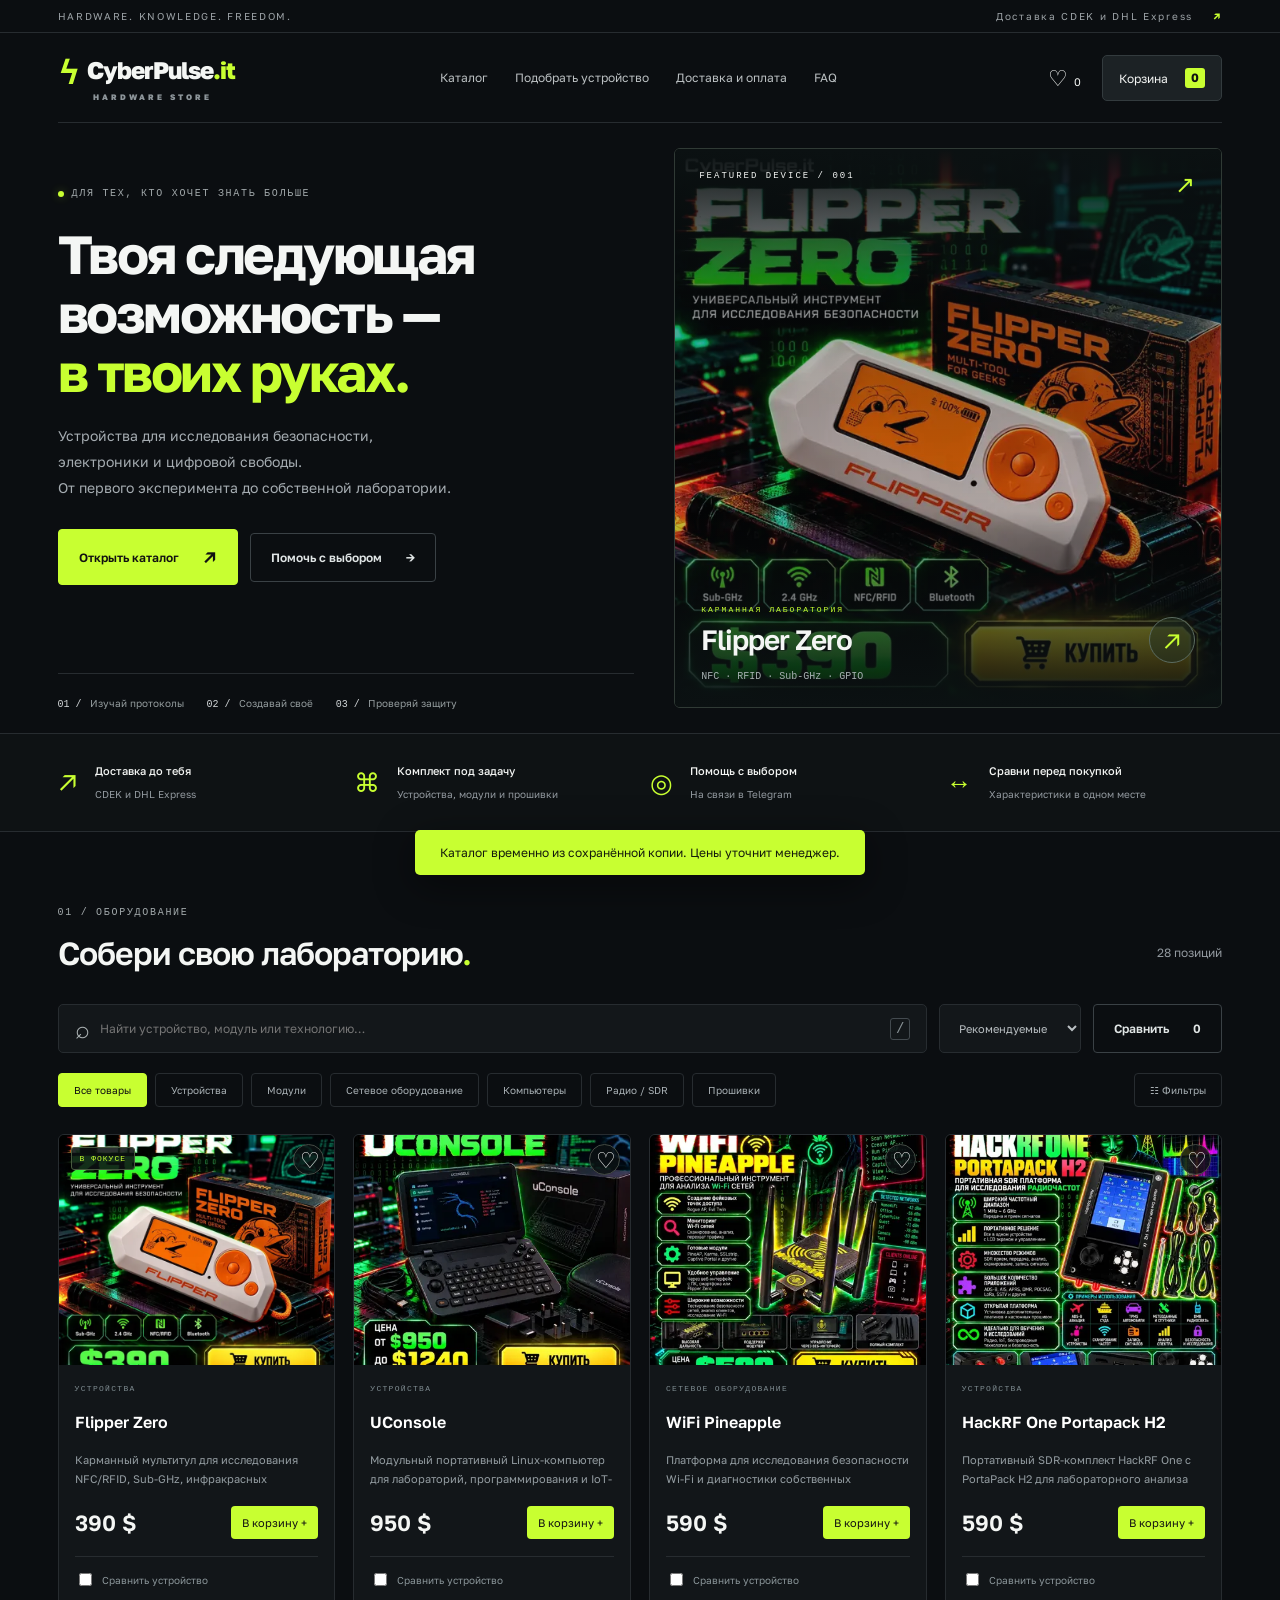
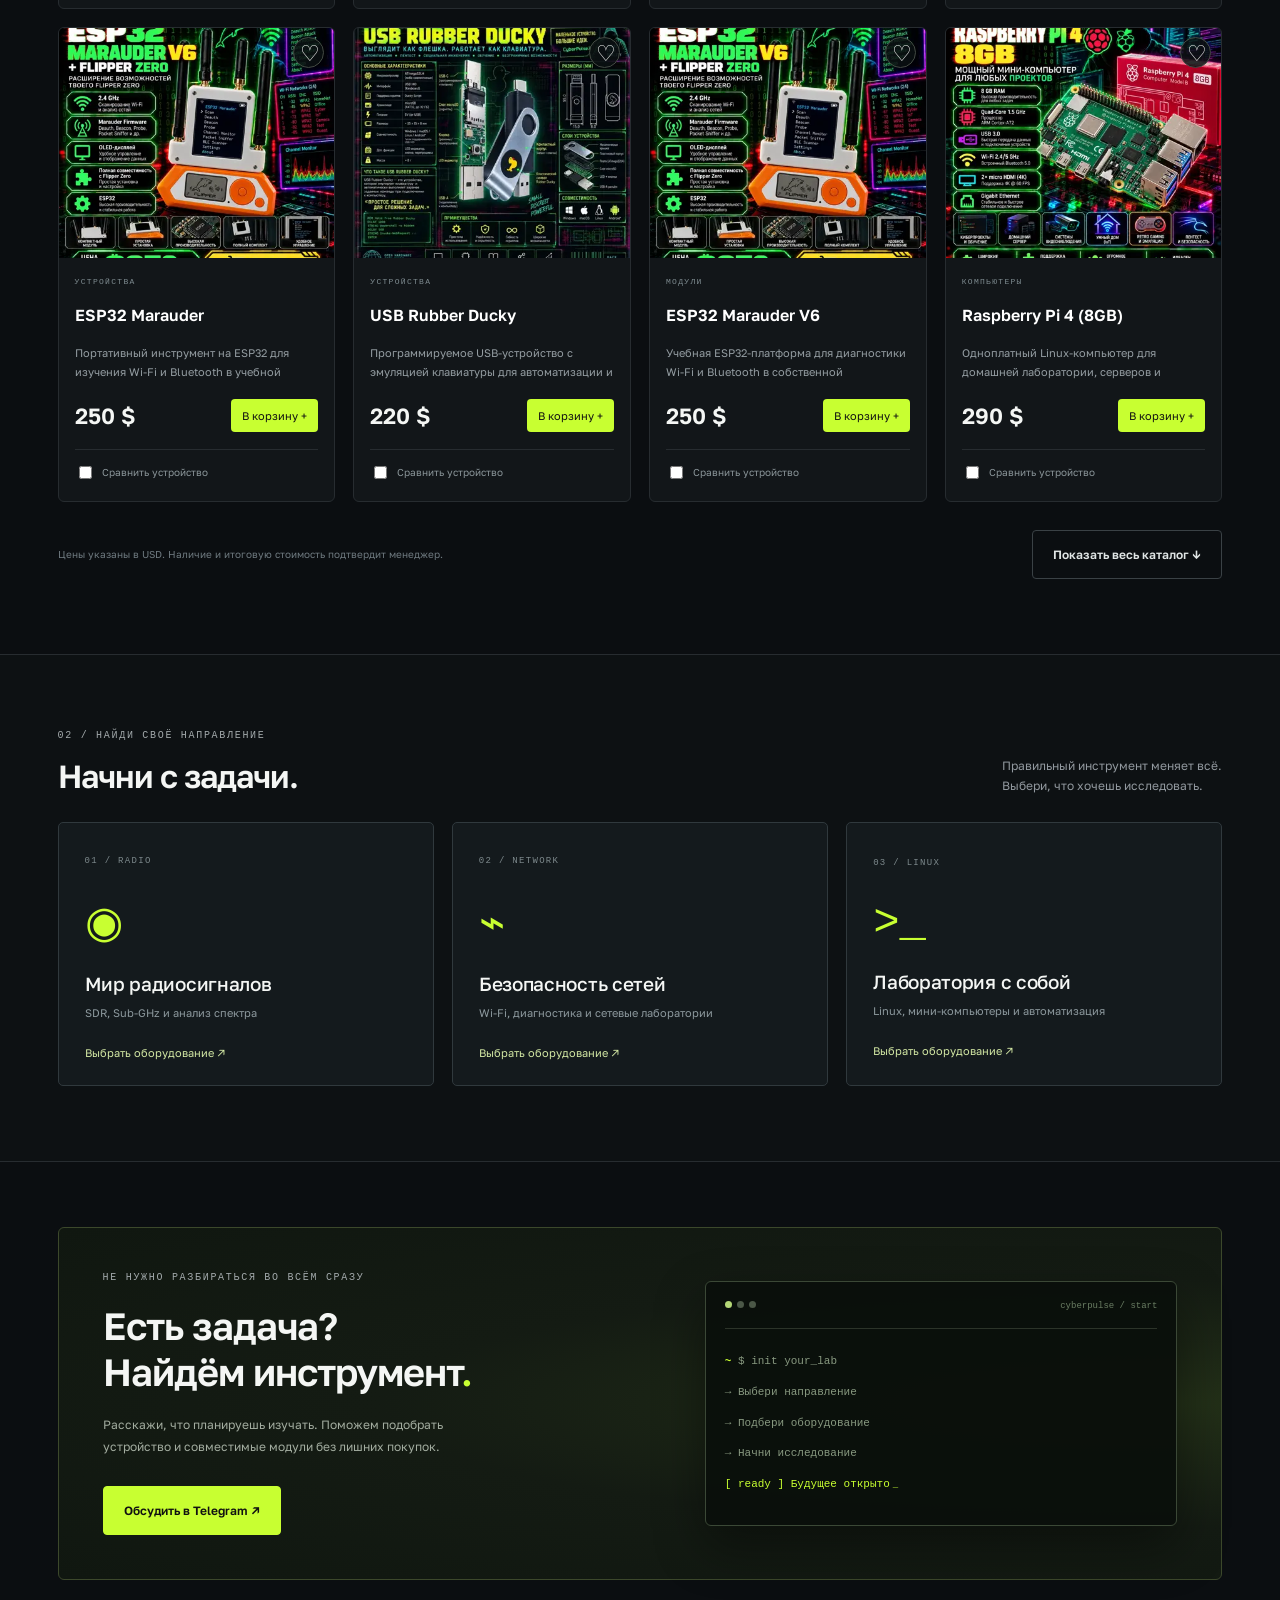
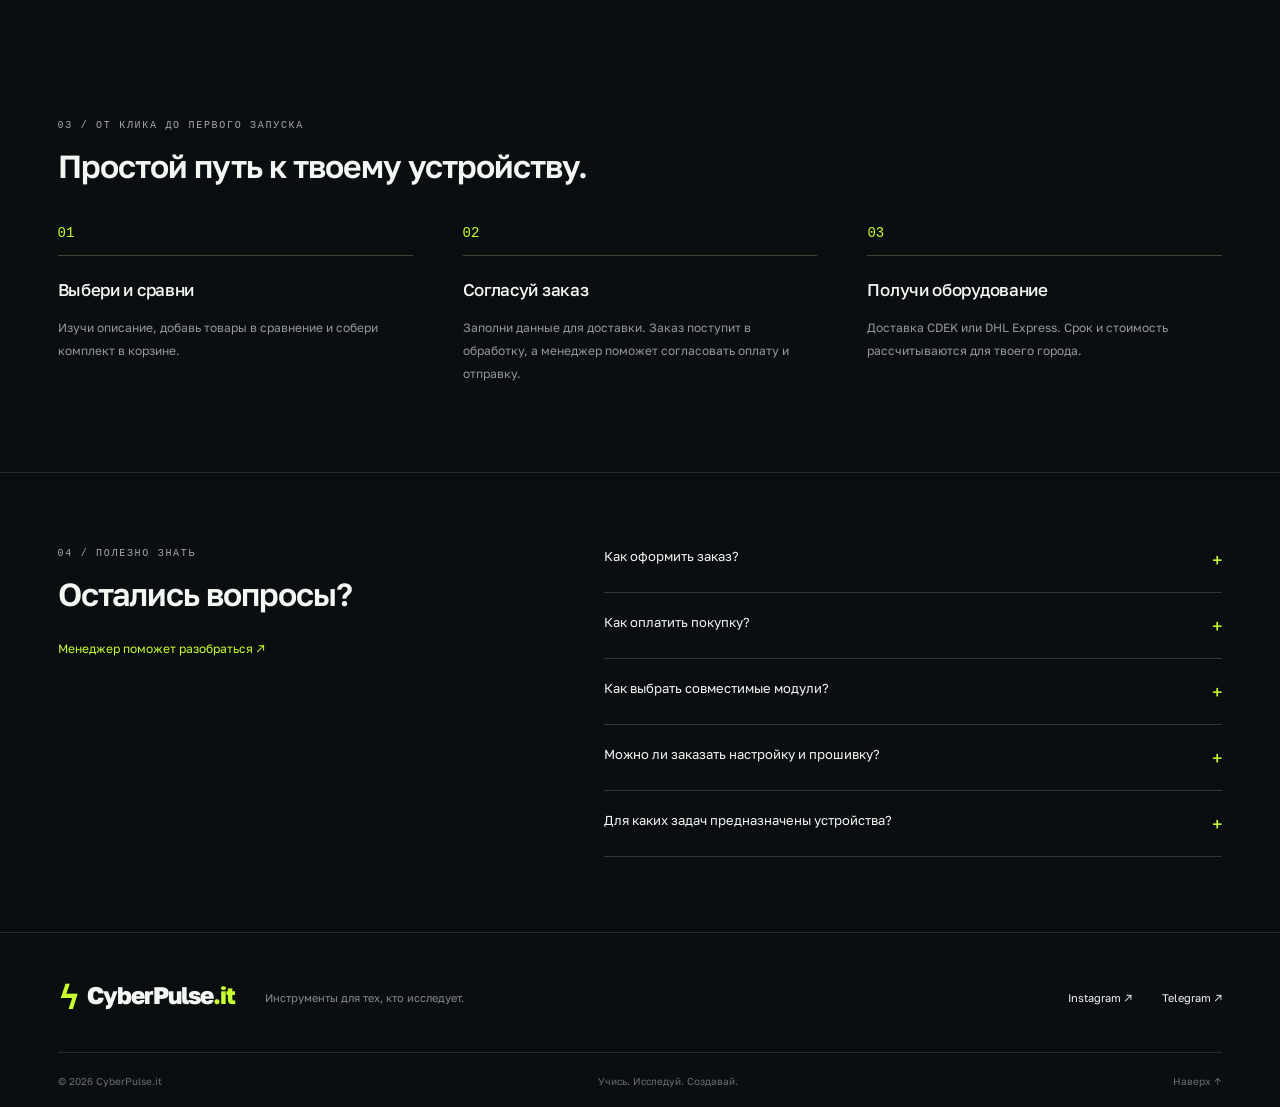
<file: index.html>
<!doctype html><html lang="ru"><head><meta charset="UTF-8"><meta name="viewport" content="width=device-width,initial-scale=1"><meta name="theme-color" content="#0b0e11"><title>CyberPulse.it — оборудование для исследований безопасности</title><meta name="description" content="Flipper Zero, UConsole, HackRF и оборудование для лабораторий. Найдите, сравните и соберите свой комплект в CyberPulse.it."><link rel="stylesheet" href="style.css"><link rel="canonical" href="https://cyberpulseit.store/"><link rel="icon" href="favicon.svg"></head><body>
<div class="topline"><span>HARDWARE. KNOWLEDGE. FREEDOM.</span><span>Доставка CDEK и DHL Express <b>↗</b></span></div>
<header><a class="logo" href="#"><span class="logomark">ϟ</span> CyberPulse<span class="accent">.it</span><small>HARDWARE STORE</small></a><nav><a href="#catalog">Каталог</a><a href="#missions">Подобрать устройство</a><a href="#delivery">Доставка и оплата</a><a href="#faq">FAQ</a></nav><div class="header-actions"><button id="favButton" class="icon" aria-label="Избранное">♡ <span id="favCount">0</span></button><button id="cartButton" class="cart-button">Корзина <span id="cartCount">0</span></button></div></header>
<main><section class="hero"><div class="hero-copy"><div class="eyebrow"><i></i> ДЛЯ ТЕХ, КТО ХОЧЕТ ЗНАТЬ БОЛЬШЕ</div><h1>Твоя следующая<br>возможность —<br><em>в твоих руках.</em></h1><p>Устройства для исследования безопасности,<br class="desktop"> электроники и цифровой свободы.<br class="desktop"> От первого эксперимента до собственной лаборатории.</p><div class="hero-buttons"><a class="primary" href="#catalog">Открыть каталог <span>↗</span></a><a class="secondary" href="#missions">Помочь с выбором <span>→</span></a></div><div class="hero-bottom"><span><b>01 /</b> Изучай протоколы</span><span><b>02 /</b> Создавай своё</span><span><b>03 /</b> Проверяй защиту</span></div></div><div class="hero-art"><div class="art-top"><span>FEATURED DEVICE / 001</span><span>↗</span></div><img src="assets/product-1.webp" alt="Flipper Zero — устройство и упаковка" id="heroImage"><div class="hero-product"><div><small>КАРМАННАЯ ЛАБОРАТОРИЯ</small><h2>Flipper Zero</h2><span>NFC · RFID · Sub-GHz · GPIO</span></div><button class="round" data-detail="1" aria-label="Подробнее о Flipper Zero">↗</button></div></div></section>
<div class="trust-strip"><div><span>↗</span><p><strong>Доставка до тебя</strong><small>CDEK и DHL Express</small></p></div><div><span>⌘</span><p><strong>Комплект под задачу</strong><small>Устройства, модули и прошивки</small></p></div><div><span>◎</span><p><strong>Помощь с выбором</strong><small>На связи в Telegram</small></p></div><div><span>↔</span><p><strong>Сравни перед покупкой</strong><small>Характеристики в одном месте</small></p></div></div>
<section id="catalog" class="section"><div class="section-heading"><div><div class="eyebrow">01 / ОБОРУДОВАНИЕ</div><h2>Собери свою лабораторию<span class="accent">.</span></h2></div><span id="catalogCount" class="muted"></span></div><div class="catalog-tools"><label class="search"><span>⌕</span><input id="search" type="search" placeholder="Найти устройство, модуль или технологию…" aria-label="Поиск по каталогу"><kbd>/</kbd></label><select id="sort" aria-label="Сортировка"><option value="popular">Рекомендуемые</option value="low">Сначала дешевле</option><option value="high">Сначала дороже</option><option value="name">По названию</option></select><button id="compareButton" class="secondary">Сравнить <span id="compareCount">0</span></button></div><div class="filter-line"><div id="categories" class="chips"></div><button id="advancedButton" class="filter-button">☷ Фильтры</button></div><div id="advanced" hidden><label>Бюджет до, $ <input id="budget" type="number" min="0" placeholder="Без ограничений"></label><label><input type="checkbox" id="stock"> В наличии</label><button id="reset" class="text-button">Сбросить всё ↺</button></div><div id="products" class="product-grid"><p>Загружаем каталог…</p></div><div class="catalog-foot"><span>Цены указаны в USD. Наличие и итоговую стоимость подтвердит менеджер.</span><button id="showAll" class="secondary">Показать весь каталог ↓</button></div></section>
<section id="missions" class="section missions"><div class="section-heading"><div><div class="eyebrow">02 / НАЙДИ СВОЁ НАПРАВЛЕНИЕ</div><h2>Начни с задачи.</h2></div><p class="muted">Правильный инструмент меняет всё.<br>Выбери, что хочешь исследовать.</p></div><div class="mission-grid"><button data-mission="radio"><span class="mission-num">01 / RADIO</span><span class="mission-icon">◉</span><h3>Мир радиосигналов</h3><p>SDR, Sub-GHz и анализ спектра</p><b>Выбрать оборудование ↗</b></button><button data-mission="network"><span class="mission-num">02 / NETWORK</span><span class="mission-icon">⌁</span><h3>Безопасность сетей</h3><p>Wi-Fi, диагностика и сетевые лаборатории</p><b>Выбрать оборудование ↗</b></button><button data-mission="computers"><span class="mission-num">03 / LINUX</span><span class="mission-icon">&gt;_</span><h3>Лаборатория с собой</h3><p>Linux, мини-компьютеры и автоматизация</p><b>Выбрать оборудование ↗</b></button></div></section>
<section class="consult"><div><div class="eyebrow">НЕ НУЖНО РАЗБИРАТЬСЯ ВО ВСЁМ СРАЗУ</div><h2>Есть задача?<br>Найдём инструмент<span class="accent">.</span></h2><p>Расскажи, что планируешь изучать. Поможем подобрать<br>устройство и совместимые модули без лишних покупок.</p><a class="primary" href="https://t.me/CyberPulse_it" target="_blank" rel="noopener">Обсудить в Telegram ↗</a></div><div class="terminal"><div><i></i><i></i><i></i><span>cyberpulse / start</span></div><p><b>~</b> $ init your_lab</p><p>→ Выбери направление</p><p>→ Подбери оборудование</p><p>→ Начни исследование</p><p class="green">[ ready ] Будущее открыто<span class="cursor">_</span></p></div></section>
<section id="delivery" class="section"><div class="eyebrow">03 / ОТ КЛИКА ДО ПЕРВОГО ЗАПУСКА</div><h2>Простой путь к твоему устройству.</h2><div class="steps"><article><b>01</b><h3>Выбери и сравни</h3><p>Изучи описание, добавь товары в сравнение и собери комплект в корзине.</p></article><article><b>02</b><h3>Согласуй заказ</h3><p>Заполни данные для доставки. Заказ поступит в обработку, а менеджер поможет согласовать оплату и отправку.</p></article><article><b>03</b><h3>Получи оборудование</h3><p>Доставка CDEK или DHL Express. Срок и стоимость рассчитываются для твоего города.</p></article></div></section>
<section id="faq" class="section faq"><div><div class="eyebrow">04 / ПОЛЕЗНО ЗНАТЬ</div><h2>Остались вопросы?</h2><a href="https://t.me/CyberPulse_it" target="_blank" rel="noopener">Менеджер поможет разобраться ↗</a></div><div><details><summary>Как оформить заказ?</summary><p>Добавьте оборудование в корзину и нажмите «Оформить заказ». Заполните данные для доставки и отправьте заказ. После подтверждения на экране появится его номер — сообщите его менеджеру в Telegram.</p></details><details><summary>Как оплатить покупку?</summary><p>Способ оплаты и реквизиты менеджер подтвердит после проверки наличия и расчёта доставки. На этом сайте онлайн-списание средств не выполняется.</p></details><details><summary>Как выбрать совместимые модули?</summary><p>Откройте карточку устройства и изучите описание. Перед заказом сообщите менеджеру модель и версию вашего оборудования, чтобы уточнить совместимость.</p></details><details><summary>Можно ли заказать настройку и прошивку?</summary><p>В каталоге есть услуги настройки прошивок. Совместимость, состав работ и сроки согласуются с менеджером до оплаты.</p></details><details><summary>Для каких задач предназначены устройства?</summary><p>Для обучения, разработки электроники и исследования собственных систем или систем с разрешения владельца. Соблюдайте местные правила использования радиочастот.</p></details></div></section>
</main><footer><div class="footer-top"><a class="logo" href="#"><span class="logomark">ϟ</span> CyberPulse<span class="accent">.it</span></a><p>Инструменты для тех, кто исследует.</p><a href="https://www.instagram.com/cyberpulse.it/" target="_blank" rel="noopener">Instagram ↗</a><a href="https://t.me/CyberPulse_it" target="_blank" rel="noopener">Telegram ↗</a></div><div class="footer-bottom"><span>© 2026 CyberPulse.it</span><span>Учись. Исследуй. Создавай.</span><a href="#">Наверх ↑</a></div></footer>
<dialog id="modal"><div class="modal-head"><span id="modalLabel">CyberPulse.it</span><button id="closeModal" class="icon" aria-label="Закрыть">✕</button></div><div id="modalContent"></div></dialog><div id="toast" role="status"></div><script src="app.js"></script></body></html>
</file>
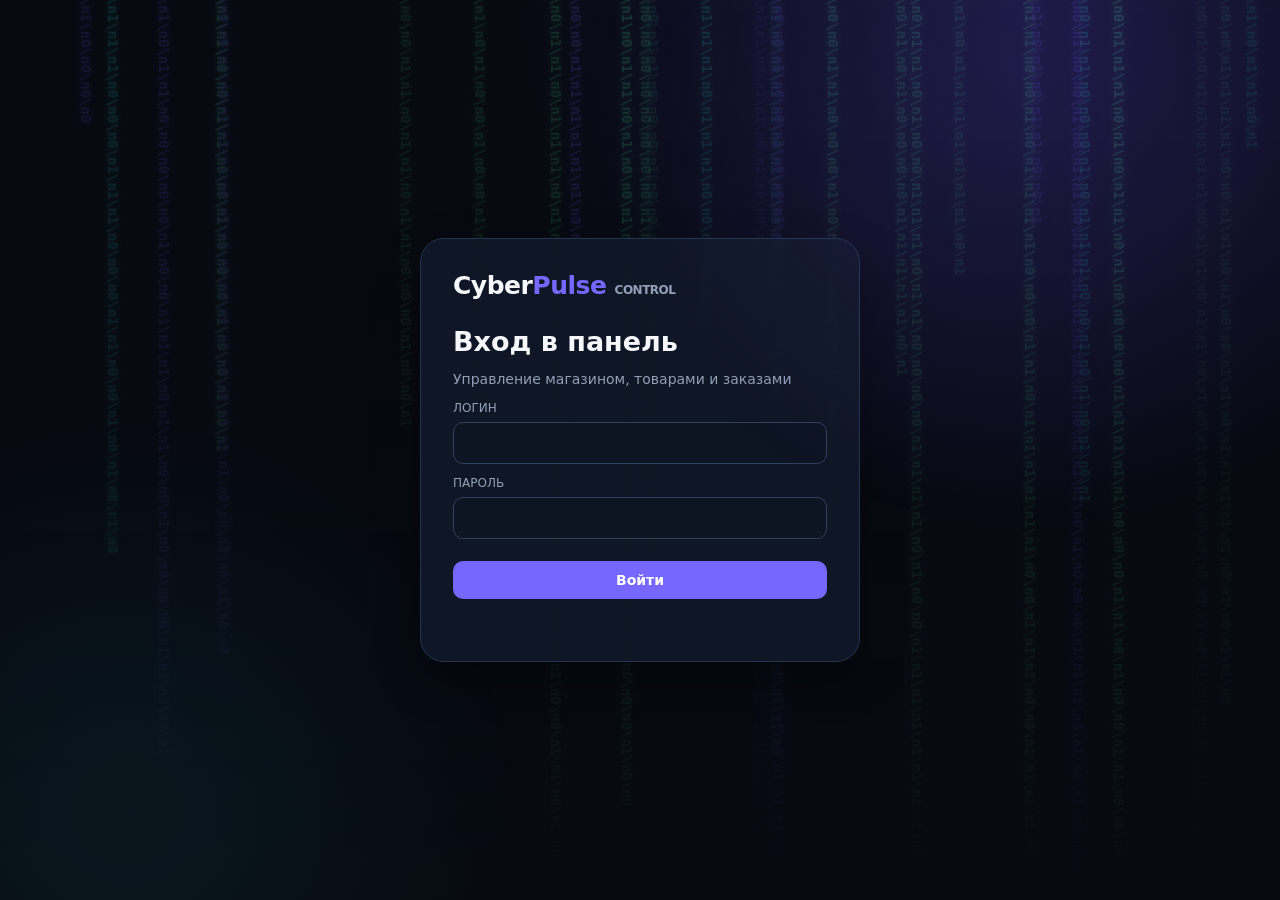
<file: admin.html>
<!doctype html>
<html lang="ru"><head><meta charset="utf-8"><meta name="viewport" content="width=device-width,initial-scale=1"><title>CyberPulse — панель управления</title>
<style>.modal{position:fixed;inset:0;background:#0009;display:grid;place-items:center;padding:20px;z-index:50}.modal.hidden{display:none}.modal-card{width:min(680px,100%);max-height:90vh;overflow:auto;background:var(--panel);border:1px solid var(--line);border-radius:18px;padding:24px;box-shadow:var(--shadow)}.modal-close{float:right;background:var(--panel2);color:var(--text);padding:9px 14px;border-radius:9px}.detail-grid{display:grid;grid-template-columns:repeat(2,minmax(0,1fr));gap:12px}.detail-box{background:var(--panel2);padding:12px;border-radius:10px}.detail-box small{display:block;color:var(--muted);margin-bottom:4px}@media(max-width:600px){.detail-grid{grid-template-columns:1fr}}
:root{--bg:#080b12;--panel:#111827;--panel2:#172136;--line:#26344d;--text:#f5f7fb;--muted:#91a0b8;--brand:#7667ff;--green:#41d39b;--red:#ff647c;--shadow:0 18px 45px #0005}
*{box-sizing:border-box}body{margin:0;background:radial-gradient(circle at 80% 0,#1c1740 0,#080b12 38%);color:var(--text);font:14px Inter,system-ui,Arial,sans-serif}button,input,select,textarea{font:inherit}button{cursor:pointer;border:0}.hidden{display:none!important}.muted{color:var(--muted)}
.login{min-height:100vh;display:grid;place-items:center;padding:20px}.login-card{width:min(440px,100%);background:#111827eF;border:1px solid var(--line);border-radius:24px;padding:32px;box-shadow:var(--shadow)}.brand{font-size:25px;font-weight:800;letter-spacing:-.5px}.brand span{color:var(--brand)}.login-card h1{margin:26px 0 8px;font-size:27px}.field{display:grid;gap:7px;margin:12px 0}.field label{font-size:12px;color:var(--muted)}input,select,textarea{width:100%;background:#0d1422;color:var(--text);border:1px solid #31405c;border-radius:10px;padding:12px;outline:0}textarea{min-height:110px;resize:vertical}input:focus,select:focus,textarea:focus{border-color:var(--brand);box-shadow:0 0 0 3px #7667ff22}.btn{padding:11px 15px;border-radius:10px;background:var(--brand);color:#fff;font-weight:700}.btn.secondary{background:#26344d}.btn.danger{background:#7a2941}.btn.success{background:#18734f}.error{color:#ff9aaa;min-height:22px;margin-top:8px}
.app{display:flex;min-height:100vh}.sidebar{width:250px;background:#0c121e;border-right:1px solid var(--line);padding:22px 14px;position:fixed;inset:0 auto 0 0;z-index:10}.side-brand{padding:5px 12px 25px}.side-nav{display:grid;gap:6px}.nav{width:100%;text-align:left;padding:12px 14px;border-radius:10px;background:transparent;color:#aab6c9}.nav:hover,.nav.active{background:#25214d;color:#fff}.nav small{display:block;color:#71809a;margin-top:2px}.side-bottom{position:absolute;bottom:20px;left:14px;right:14px}.content{margin-left:250px;width:calc(100% - 250px);padding:28px;max-width:1600px}.topbar{display:flex;justify-content:space-between;align-items:center;gap:15px;margin-bottom:25px}.topbar h1{margin:0;font-size:28px}.topbar p{margin:5px 0 0;color:var(--muted)}.section{display:none}.section.active{display:block}.cards{display:grid;grid-template-columns:repeat(4,1fr);gap:14px}.stat{background:linear-gradient(145deg,#172136,#111827);border:1px solid var(--line);border-radius:16px;padding:18px}.stat .label{color:var(--muted)}.stat strong{display:block;font-size:29px;margin-top:8px}.stat .accent{color:var(--brand)}.layout{display:grid;grid-template-columns:1.4fr 1fr;gap:16px;margin-top:16px}.card{background:#111827dd;border:1px solid var(--line);border-radius:16px;padding:20px;box-shadow:0 10px 30px #0002}.card h2{font-size:18px;margin:0 0 16px}.toolbar{display:flex;gap:10px;align-items:center;flex-wrap:wrap;margin-bottom:16px}.toolbar input{max-width:310px}.toolbar select{width:auto}.toolbar .grow{flex:1}.table-wrap{overflow:auto}.table{width:100%;border-collapse:collapse;min-width:650px}.table th,.table td{text-align:left;padding:13px 10px;border-bottom:1px solid #25334b;vertical-align:middle}.table th{font-size:11px;color:var(--muted);text-transform:uppercase;letter-spacing:.06em}.product-mini{display:flex;gap:11px;align-items:center}.product-mini img{width:45px;height:45px;object-fit:cover;border-radius:9px;background:#0c121e}.pill{display:inline-flex;padding:4px 9px;border-radius:20px;background:#273653;color:#b9c8e3;font-size:12px}.pill.green{background:#164c3b;color:#8de4bd}.pill.red{background:#54263a;color:#ff9aaa}.actions{display:flex;gap:7px;flex-wrap:wrap}.form-grid{display:grid;grid-template-columns:repeat(2,1fr);gap:14px}.form-grid .wide{grid-column:1/-1}.drop{border:1px dashed #53627f;border-radius:12px;padding:14px;color:var(--muted)}.drop img{display:block;max-width:150px;max-height:100px;margin-top:10px;border-radius:8px}.multi{min-height:190px}.notice{padding:12px;border-radius:10px;background:#1d2a42;color:#b9c8e3;margin:12px 0}.message{min-height:22px;margin-top:10px}.bar{height:9px;background:#202e45;border-radius:10px;overflow:hidden}.bar i{display:block;height:100%;background:linear-gradient(90deg,var(--brand),#45d6a0);border-radius:inherit}.empty{text-align:center;color:var(--muted);padding:30px}.mobile-menu{display:none}
@media(max-width:1050px){.cards{grid-template-columns:repeat(2,1fr)}.layout{grid-template-columns:1fr}}
@media(max-width:700px){.sidebar{transform:translateX(-100%);transition:.2s}.sidebar.open{transform:none}.content{margin:0;width:100%;padding:16px}.mobile-menu{display:block}.topbar{align-items:flex-start}.topbar h1{font-size:22px}.cards{grid-template-columns:1fr 1fr}.form-grid{grid-template-columns:1fr}.form-grid .wide{grid-column:auto}.card{padding:15px}.toolbar input{max-width:none;flex:1}.side-bottom{position:static;margin-top:20px}}
.compat-checklist{display:grid;gap:8px;max-height:280px;overflow:auto;padding:10px;border:1px solid rgba(255,255,255,.12);border-radius:12px;background:#0d1220}.compat-option{display:flex;gap:10px;align-items:center;padding:10px;border-radius:8px;cursor:pointer;color:#dbe5f5}.compat-option:hover{background:rgba(108,99,255,.14)}.compat-option input{width:17px;height:17px;accent-color:#6c63ff}@keyframes cpPulse{0%,100%{box-shadow:0 0 0 rgba(108,99,255,0)}50%{box-shadow:0 0 28px rgba(108,99,255,.16)}}body:before{content:'';position:fixed;inset:0;pointer-events:none;background:radial-gradient(circle at 80% 10%,rgba(108,99,255,.12),transparent 34%),radial-gradient(circle at 10% 90%,rgba(38,208,206,.07),transparent 28%);animation:cpPulse 6s ease-in-out infinite}.card{transition:transform .25s ease,box-shadow .25s ease}.card:hover{transform:translateY(-2px);box-shadow:0 14px 34px rgba(0,0,0,.22)} .order-items{margin:0;padding:0;list-style:none;min-width:210px}.order-items li{display:flex;justify-content:space-between;gap:12px;padding:4px 0;border-bottom:1px solid var(--line)}.order-items li:last-child{border-bottom:0}.order-items span{white-space:nowrap;color:var(--muted)}@media(max-width:720px){.order-items{min-width:150px}.table{font-size:12px}.table-wrap{overflow-x:auto}}\n .stock{margin-top:5px;color:var(--green);font-size:12px}.stock-low{color:var(--red);font-weight:700}@media(max-width:720px){.table-wrap{overflow-x:auto}}\n</style><style id="cyberpulse-binary-style">.binary-rain{position:fixed;inset:0;z-index:-1;overflow:hidden;pointer-events:none;opacity:.22;background:#070910}.binary-column{position:absolute;top:-35vh;color:#4dff9b;font:600 14px/1.45 ui-monospace,SFMono-Regular,Consolas,monospace;white-space:pre;writing-mode:vertical-rl;text-shadow:0 0 8px rgba(77,255,155,.75);animation:binaryFall linear infinite;will-change:transform}.binary-column:nth-child(3n){color:#6c63ff;text-shadow:0 0 8px rgba(108,99,255,.7)}.binary-column:nth-child(5n){color:#25d9d0}.binary-rain:after{content:"";position:absolute;inset:0;background:linear-gradient(180deg,rgba(7,9,16,.1),rgba(7,9,16,.72) 80%,#0a0a0f)}@keyframes binaryFall{from{transform:translateY(-20vh)}to{transform:translateY(145vh)}}@media(prefers-reduced-motion:reduce){.binary-column{animation:none;top:10vh;opacity:.08}}@media(max-width:600px){.binary-column{font-size:10px;opacity:.55}}</style><style id="responsive-admin-overrides">@media (max-width:760px){.sidebar{width:100%;position:relative;min-height:auto}.sidebar nav{display:grid;grid-template-columns:1fr 1fr}.sidebar button{min-height:52px}.main,.content,.page-content{padding:12px!important}.table-wrap,.table-container{overflow-x:auto}.products-table,.orders-table{min-width:720px}.modal{width:calc(100vw - 24px)!important;max-width:none}.form-grid{grid-template-columns:1fr!important}.stats-grid{grid-template-columns:1fr 1fr!important}} </style></head><body>
<div id="loginView" class="login"><div class="login-card"><div class="brand">Cyber<span>Pulse</span> <span style="font-size:12px;color:var(--muted)">CONTROL</span></div><h1>Вход в панель</h1><p class="muted">Управление магазином, товарами и заказами</p><form id="loginForm"><div class="field"><label>ЛОГИН</label><input id="login" autocomplete="username" required></div><div class="field"><label>ПАРОЛЬ</label><input id="password" type="password" autocomplete="current-password" required></div><button class="btn" style="width:100%;margin-top:10px">Войти</button><div id="loginError" class="error"></div></form></div></div>
<div id="app" class="app hidden"><aside id="sidebar" class="sidebar"><div class="side-brand"><div class="brand">Cyber<span>Pulse</span></div><small class="muted">Центр управления</small></div><nav class="side-nav">
<button class="nav active" data-page="dashboard">Обзор<small>Аналитика магазина</small></button>
<button class="nav" data-page="products">Товары<small>Каталог и цены</small></button>
<button class="nav" data-page="editor">Добавить товар<small>Создание и фото</small></button>
<button class="nav" data-page="compatibility">Совместимость<small>Модули и прошивки</small></button>
<button class="nav" data-page="orders">Заказы<small>Клиенты и статусы</small></button><button class="nav" data-page="audit">Журнал действий<small>История изменений</small></button>
<button class="nav" data-page="settings">Настройки<small>Параметры магазина</small></button>
</nav><div class="side-bottom"><button id="logout" class="btn secondary" style="width:100%">Выйти</button></div></aside>
<main class="content"><div class="topbar"><div><button id="mobileMenu" class="btn secondary mobile-menu">Меню</button><h1 id="pageTitle" style="display:inline-block;margin-left:10px">Обзор</h1><p id="pageSubtitle">Состояние магазина и ключевые показатели</p></div><button id="refresh" class="btn secondary">Обновить</button></div>
<section id="dashboard" class="section active"><div class="cards"><div class="stat"><div class="label">Активных товаров</div><strong id="mProducts">—</strong></div><div class="stat"><div class="label">Заказов</div><strong id="mOrders">—</strong></div><div class="stat"><div class="label">Выручка</div><strong class="accent" id="mRevenue">—</strong></div><div class="stat"><div class="label">Заказы за 30 дней</div><strong id="mRecent">—</strong></div><div class="stat"><div class="label">Средний чек</div><strong id="mAverage">—</strong></div><div class="stat"><div class="label">Нужно пополнить</div><strong id="mLowStock">—</strong></div></div><div class="layout"><div class="card"><h2>Популярные товары</h2><div id="topProducts"></div><div id="orderBreakdown" class="notice" style="margin-top:16px">Статусы заказов загрузятся после обновления.</div></div><div class="card"><h2>Быстрые действия</h2><div class="actions"><button class="btn" data-go="editor">Добавить товар</button><button class="btn secondary" data-go="orders">Открыть заказы</button><button class="btn secondary" data-go="compatibility">Настроить совместимость</button></div><div class="notice">Совет: после изменения товара обновите витрину через Ctrl + F5.</div></div></div></section>
<section id="products" class="section"><div class="card"><div class="toolbar"><input id="search" placeholder="Поиск товаров..."><select id="filterCategory"><option value="">Все категории</option></select><select id="stockFilter"><option value="">Все остатки</option><option value="low">Требуют пополнения</option></select><select id="sort"><option value="new">Новые</option><option value="name">По названию</option><option value="priceAsc">Цена ниже</option><option value="priceDesc">Цена выше</option></select><span class="grow"></span><button class="btn" data-go="editor">Добавить</button></div><div id="productsTable"></div></div></section>
<section id="editor" class="section"><div class="card"><h2 id="editorTitle">Новый товар</h2><form id="productForm"><div class="form-grid"><div class="field"><label>НАЗВАНИЕ *</label><input id="name" required placeholder="Например, Flipper Zero"></div><div class="field"><label>ЦЕНА USD *</label><input id="price" type="number" min="0" step=".01" required></div><div class="field"><label>СКИДКА, %</label><input id="discount" type="number" min="0" max="100" value="0"></div><div class="field"><label>ОСТАТОК</label><input id="stock" type="number" min="0" value="0"></div><div class="field"><label>КАТЕГОРИЯ</label><select id="category"></select></div><div class="field"><label>ИЛИ НОВАЯ КАТЕГОРИЯ</label><input id="newCategory" placeholder="Новая категория"></div><div class="field wide"><label>ОПИСАНИЕ</label><textarea id="description" placeholder="Понятное описание товара для клиента"></textarea></div><div class="field wide"><label>ФОТО</label><div class="drop"><input id="imageFile" type="file" accept="image/*"><input id="image" placeholder="Или вставьте ссылку на фото" style="margin-top:9px"><img id="preview"></div></div></div><div class="actions" style="margin-top:16px"><button class="btn">Сохранить товар</button><button type="button" id="newProduct" class="btn secondary">Очистить</button></div><div id="formMessage" class="message"></div></form></div></section>
<section id="compatibility" class="section"><div class="layout"><div class="card"><h2>Связать устройство с дополнениями</h2><p class="muted">Выберите основное устройство, затем отметьте товары, которые будут предложены клиенту.</p><div class="field"><label>ОСНОВНОЕ УСТРОЙСТВО</label><select id="compatDevice"></select></div><div class="field"><label>СОВМЕСТИМЫЕ МОДУЛИ, ПРОШИВКИ И АКСЕССУАРЫ</label><div id="compatItems" class="compat-checklist"></div></div><div class="actions"><button id="saveCompat" class="btn">Сохранить связи</button><button id="clearCompat" class="btn secondary">Очистить</button></div><div id="compatMessage" class="message"></div><div id="compatList" class="notice" style="margin-top:12px"></div></div><div class="card"><h2>Как это работает</h2><div class="notice">Связанные товары появятся в карточке устройства выше кнопок покупки.</div><p class="muted">Можно выбрать несколько позиций. Чтобы выбрать несколько строк на компьютере, удерживайте Ctrl. На телефоне используйте стандартный выбор списка.</p></div></div></section>
<section id="orders" class="section"><div class="card"><div class="toolbar"><input id="orderSearch" placeholder="Поиск по клиенту или номеру"><button class="btn secondary" id="exportOrders" type="button">Экспорт CSV</button><select id="orderStatus"><option value="">Все статусы</option><option>new</option><option>confirmed</option><option>paid</option><option>shipped</option><option>completed</option><option>cancelled</option></select></div><div id="ordersTable"></div></div></section>
<div id="orderModal" class="modal hidden"><div class="modal-card"><button id="closeOrderModal" class="modal-close" type="button">Закрыть</button><h2>Детали заказа</h2><div id="orderDetails"></div></div></div><section id="audit" class="section"><div class="card"><div class="toolbar"><button class="btn secondary" id="refreshAudit" type="button">Обновить журнал</button></div><div id="auditTable"><div class="empty">Загрузка журнала...</div></div></div></section><section id="settings" class="section"><div class="card"><h2>Настройки магазина</h2><div class="notice">Основные секреты, Telegram и доступ к базе данных хранятся в переменных Railway и не отображаются в браузере.</div><div class="field"><label>Ссылка на витрину</label><input readonly value="https://cyberpulse-production-6483.up.railway.app/"></div><div class="field"><label>Администратор Telegram</label><input readonly value="@TENOR870"></div><p class="muted">Для изменения токена бота или Telegram-топиков используйте Variables в Railway.</p></div></section>
</main></div>
<script>
(()=>{const SESSION_IDLE_LIMIT=30*60*1000;let lastActivity=Date.now();['click','keydown','mousemove','touchstart'].forEach(e=>document.addEventListener(e,()=>{lastActivity=Date.now()},{passive:true}));setInterval(()=>{if(token&&Date.now()-lastActivity>SESSION_IDLE_LIMIT){sessionStorage.removeItem('cp_token');location.reload()}},60000);const API='https://cyberpulse-api-production.up.railway.app';let token=sessionStorage.getItem('cp_token')||'',items=[],orders=[],editing=null,selectedImage='';const $=id=>document.getElementById(id),esc=x=>String(x??'').replace(/[&<>"']/g,c=>({'&':'&amp;','<':'&lt;','>':'&gt;','"':'&quot;',"'":'&#39;'}[c]));
function setMsg(id,t,ok=false){const e=$(id);if(e){e.textContent=t;e.style.color=ok?'var(--green)':'var(--red)'}}
async function api(path,opt={}){const r=await fetch(API+path,{credentials:'include',...opt,headers:{'Content-Type':'application/json',...(opt.headers||{}),...(token?{Authorization:'Bearer '+token}:{})}});const d=await r.json().catch(()=>({}));if(r.status===401){sessionStorage.removeItem('cp_token');token='';$('app').classList.add('hidden');$('loginView').classList.remove('hidden');setMsg('loginError','Сессия истекла. Войдите снова.');throw Error('Сессия истекла')}if(!r.ok)throw Error(d.error||'Ошибка сервера');return d}
async function login(e){e.preventDefault();setMsg('loginError','');try{const d=await api('/api/login',{method:'POST',body:JSON.stringify({login:$('login').value.trim(),password:$('password').value})});token=d.token;sessionStorage.setItem('cp_token',token);showApp();await loadAll()}catch(x){setMsg('loginError',x.message)}}
function showApp(){$('loginView').classList.add('hidden');$('app').classList.remove('hidden')}
function go(page){document.querySelectorAll('.section').forEach(x=>x.classList.toggle('active',x.id===page));document.querySelectorAll('.nav').forEach(x=>x.classList.toggle('active',x.dataset.page===page));const titles={dashboard:['Обзор','Состояние магазина и ключевые показатели'],products:['Товары','Каталог, цены, остатки и редактирование'],editor:['Добавить товар','Создание товара с фото и описанием'],compatibility:['Совместимость','Модули, прошивки и аксессуары для устройств'],orders:['Заказы','Покупатели, состав заказа и статусы'],audit:['Журнал действий','История изменений в панели'],settings:['Настройки','Параметры магазина']};$('pageTitle').textContent=titles[page][0];$('pageSubtitle').textContent=titles[page][1];$('sidebar').classList.remove('open')}
function resetForm(){editing=null;selectedImage='';$('editorTitle').textContent='Новый товар';['name','price','discount','stock','newCategory','image','description'].forEach(id=>$(id).value='');$('category').value='';$('imageFile').value='';$('preview').removeAttribute('src');$('preview').style.display='none';setMsg('formMessage','')}
function fillForm(p){editing=p;$('editorTitle').textContent='Редактирование: '+p.name;$('name').value=p.name||'';$('price').value=p.price_usd||0;$('discount').value=p.discount_percent||0;$('stock').value=p.stock||0;$('category').value=p.category||'';$('newCategory').value='';$('image').value=p.image_url||'';$('description').value=p.description||'';selectedImage=p.image_url||'';if(selectedImage){$('preview').src=selectedImage;$('preview').style.display='block'}go('editor');window.scrollTo({top:0,behavior:'smooth'})}
function populate(){const cats=[...new Set(items.map(x=>x.category).filter(Boolean))].sort();$('filterCategory').innerHTML='<option value="">Все категории</option>'+cats.map(x=>'<option>'+esc(x)+'</option>').join('');$('category').innerHTML='<option value="">Выберите категорию</option>'+cats.map(x=>'<option value="'+esc(x)+'">'+esc(x)+'</option>').join('');const dev=items.filter(x=>['devices','computers'].includes(String(x.category)));$('compatDevice').innerHTML=dev.map(x=>'<option value="'+x.id+'">'+esc(x.name)+'</option>').join('');$('compatItems').innerHTML=items.filter(x=>!dev.includes(x)).map(x=>'<label class="compat-option"><input type="checkbox" value="'+x.id+'"><span>'+esc(x.name)+' — '+esc(x.category||'товар')+'</span></label>').join('');syncCompat()}
function syncCompat(){const p=items.find(x=>Number(x.id)===Number($('compatDevice').value));let raw=p?.related_products||[];if(typeof raw==='string'){try{raw=JSON.parse(raw)}catch(_){raw=[]}}const ids=new Set(Array.isArray(raw)?raw.map(Number):[]);const opts=Array.from($('compatItems').querySelectorAll('input[type=checkbox]'));opts.forEach(x=>x.checked=ids.has(Number(x.value)));const names=opts.filter(x=>x.checked).map(x=>x.parentElement.textContent.trim());$('compatList').innerHTML='<strong>Добавленные совместимости:</strong> '+(names.length?names.map(esc).join(', '):'пока нет')}
function renderProducts(){let q=$('search').value.toLowerCase(),cat=$('filterCategory').value,s=$('sort').value,stockFilter=$('stockFilter').value,a=items.filter(x=>(!q||[x.name,x.description,x.category].join(' ').toLowerCase().includes(q))&&(!cat||x.category===cat)&&(!stockFilter||Number(x.stock||0)<=2));a.sort((x,y)=>s==='name'?String(x.name).localeCompare(String(y.name)):s==='priceAsc'?x.price_usd-y.price_usd:s==='priceDesc'?y.price_usd-x.price_usd:y.id-x.id);$('productsTable').innerHTML=a.length?'<div class="table-wrap"><table class="table"><thead><tr><th>Товар</th><th>Категория</th><th>Цена</th><th>Действия</th></tr></thead><tbody>'+a.map(x=>'<tr><td><div class="product-mini"><img src="'+esc(x.image_url)+'"><div><b>'+esc(x.name)+'</b><div class="muted">'+esc((x.description||'').slice(0,60))+'</div></div></div></td><td><span class="pill">'+esc(x.category)+'</span></td><td><b>$'+Number(x.price_usd||0).toFixed(2)+'</b><div class="muted">Скидка '+Number(x.discount_percent||0)+'%</div><div class="stock '+(Number(x.stock||0)<=2?'stock-low':'')+'">Остаток: '+Number(x.stock||0)+(Number(x.stock||0)<=2?' — нужно пополнить':'')+'</div></td><td><div class="actions"><button class="btn secondary edit" data-id="'+x.id+'">Изменить</button><button class="btn danger del" data-id="'+x.id+'">Удалить</button></div></td></tr>').join('')+'</tbody></table></div>':'<div class="empty">Товары не найдены</div>'}
function orderItems(value){let list=[];try{list=Array.isArray(value)?value:JSON.parse(value||'[]')}catch{list=[]}return Array.isArray(list)&&list.length?'<ul class="order-items">'+list.map(i=>'<li><b>'+esc(i.name||'Товар')+'</b><span>'+Number(i.quantity||1)+' × $'+Number(i.price_usd||0).toFixed(2)+'</span></li>').join('')+'</ul>':'<span class="muted">Состав не указан</span>'}
function renderOrders(){let q=$('orderSearch').value.toLowerCase(),s=$('orderStatus').value,a=orders.filter(x=>(!q||[x.id,x.order_number,x.customer_name,x.customer_email].join(' ').toLowerCase().includes(q))&&(!s||x.status===s));const labels={new:'Новый',confirmed:'Подтверждён',paid:'Оплачен',shipped:'Отправлен',completed:'Завершён',cancelled:'Отменён'};$('ordersTable').innerHTML=a.length?'<div class="table-wrap"><table class="table"><thead><tr><th>Заказ</th><th>Клиент</th><th>Товары</th><th>Сумма</th><th>Статус</th></tr></thead><tbody>'+a.map(x=>'<tr class="order-row" data-id="'+x.id+'"><td><b>'+(x.order_number||'CP-'+String(x.id).padStart(6,'0'))+'</b><div class="muted">'+new Date(x.created_at).toLocaleString('ru-RU')+'</div></td><td>'+esc(x.customer_name)+'<div class="muted">'+esc(x.customer_email)+'</div></td><td>'+orderItems(x.items)+'</td><td><b>$'+Number(x.total_usd||0).toFixed(2)+'</b></td><td><select class="status" data-id="'+x.id+'">'+Object.entries(labels).map(([v,label])=>'<option value="'+v+'" '+(x.status===v?'selected':'')+'>'+label+'</option>').join('')+'</select></td></tr>').join('')+'</tbody></table></div>':'<div class="empty">Заказов пока нет</div>'}
function renderAnalytics(){const clicks=JSON.parse(localStorage.getItem('cyberpulse-clicks')||'{}');const ranked=items.map(x=>({x,n:Number(clicks[x.id]||0)})).sort((a,b)=>b.n-a.n).slice(0,8);$('topProducts').innerHTML=ranked.length?ranked.map(({x,n})=>'<div style="margin:14px 0"><div style="display:flex;justify-content:space-between"><b>'+esc(x.name)+'</b><span class="muted">'+n+' кликов</span></div><div class="bar"><i style="width:'+Math.min(100,n?Math.max(8,n/Math.max(1,ranked[0].n)*100):0)+'%"></i></div></div>').join(''):'<div class="empty">Нет данных</div>'}
async function loadAll(){try{const p=await api('/api/products');items=p.products||[];populate();renderProducts();renderAnalytics();$('mLowStock').textContent=items.filter(x=>Number(x.stock||0)<=2).length;const a=await api('/api/analytics');const z=a.analytics||{};$('mProducts').textContent=z.products??items.length;$('mOrders').textContent=z.orders??0;$('mRevenue').textContent='$'+Number(z.revenue||0).toFixed(2);$('mRecent').textContent=z.recent_orders??0;const o=await api('/api/orders');orders=o.orders||[];const avg=orders.length?orders.reduce((sum,x)=>sum+Number(x.total_usd||0),0)/orders.length:0;$('mAverage').textContent='$'+avg.toFixed(2);try{const l=await api('/api/audit');$('auditTable').innerHTML=(l.audit||[]).map(x=>'<div class="notice" style="margin:8px 0"><b>'+esc(x.action)+'</b> · '+esc(x.entity||'system')+' · '+new Date(x.created_at).toLocaleString('ru-RU')+'<div class="muted">'+esc(x.details||'')+'</div></div>').join('')||'<div class="empty">Журнал пока пуст</div>'}catch(_){}renderOrders()}catch(x){setMsg('formMessage',x.message)}}
$('loginForm').onsubmit=login;$('logout').onclick=()=>{sessionStorage.removeItem('cp_token');location.reload()};$('refresh').onclick=loadAll;$('refreshAudit').onclick=loadAll;$('newProduct').onclick=resetForm;$('compatDevice').onchange=syncCompat;$('search').oninput=renderProducts;$('filterCategory').onchange=renderProducts;$('stockFilter').onchange=renderProducts;$('sort').onchange=renderProducts;$('orderSearch').oninput=renderOrders;$('exportOrders').onclick=()=>{const head=['Номер','Дата','Клиент','Email','Телефон','Статус','Сумма'];const rows=orders.map(x=>[x.order_number||'CP-'+String(x.id).padStart(6,'0'),new Date(x.created_at).toLocaleString('ru-RU'),x.customer_name,x.customer_email,x.customer_phone||'',x.status,Number(x.total_usd||0).toFixed(2)]);const csv=[head,...rows].map(row=>row.map(v=>'"'+String(v).replaceAll('"','""')+'"').join(';')).join('\n');const blob=new Blob(['\\ufeff'+csv],{type:'text/csv;charset=utf-8'});const a=document.createElement('a');a.href=URL.createObjectURL(blob);a.download='cyberpulse-orders.csv';a.click();URL.revokeObjectURL(a.href)};
$('orderStatus').onchange=renderOrders;$('mobileMenu').onclick=()=>$('sidebar').classList.toggle('open');document.querySelectorAll('.nav').forEach(x=>x.onclick=()=>go(x.dataset.page));document.querySelectorAll('[data-go]').forEach(x=>x.onclick=()=>go(x.dataset.go));
$('imageFile').onchange=e=>{const f=e.target.files[0];if(!f)return;const r=new FileReader();r.onload=()=>{selectedImage=r.result;$('image').value='';$('preview').src=selectedImage;$('preview').style.display='block'};r.readAsDataURL(f)};
$('productForm').onsubmit=async e=>{e.preventDefault();setMsg('formMessage','Сохраняю...',true);const p={name:$('name').value.trim(),price_usd:Number($('price').value||0),discount_percent:Number($('discount').value||0),stock:Number($('stock').value||0),category:$('newCategory').value.trim()||$('category').value||'devices',image_url:selectedImage||$('image').value.trim(),description:$('description').value.trim()};try{await api(editing?'/api/products/'+editing.id:'/api/products',{method:editing?'PATCH':'POST',body:JSON.stringify(p)});setMsg('formMessage','Товар сохранён',true);resetForm();await loadAll();go('products')}catch(x){setMsg('formMessage',x.message)}};
$('productsTable').onclick=async e=>{const edit=e.target.closest('.edit'),del=e.target.closest('.del');if(edit){const p=items.find(x=>Number(x.id)===Number(edit.dataset.id));if(p)fillForm(p)}if(del){const p=items.find(x=>Number(x.id)===Number(del.dataset.id));if(p&&confirm('Удалить товар «'+p.name+'»?')){await api('/api/products/'+p.id,{method:'DELETE'});await loadAll()}}};
$('saveCompat').onclick=async()=>{const p=items.find(x=>Number(x.id)===Number($('compatDevice').value));if(!p)return;try{const related_products=Array.from($('compatItems').querySelectorAll('input[type=checkbox]:checked')).map(x=>Number(x.value));await api('/api/products/'+p.id,{method:'PATCH',body:JSON.stringify({related_products})});p.related_products=related_products;syncCompat();setMsg('compatMessage','Связи сохранены',true)}catch(x){setMsg('compatMessage',x.message)}};
$('clearCompat').onclick=()=>{Array.from($('compatItems').options).forEach(x=>x.selected=false);};
if(token){showApp();loadAll()}
})();</script><div class="binary-rain" aria-hidden="true"></div><script>(function(){const root=document.querySelector('.binary-rain');if(!root)return;const count=window.innerWidth<600?14:28;for(let i=0;i<count;i++){const el=document.createElement('span');el.className='binary-column';el.textContent=Array.from({length:Math.floor(18+Math.random()*34)},()=>Math.random()>.5?'1':'0').join('\\n');el.style.left=(Math.random()*100)+'%';el.style.animationDuration=(13+Math.random()*19)+'s';el.style.animationDelay=(-Math.random()*22)+'s';el.style.opacity=(.25+Math.random()*.65).toFixed(2);root.appendChild(el)}})();</script></body></html>
</file>
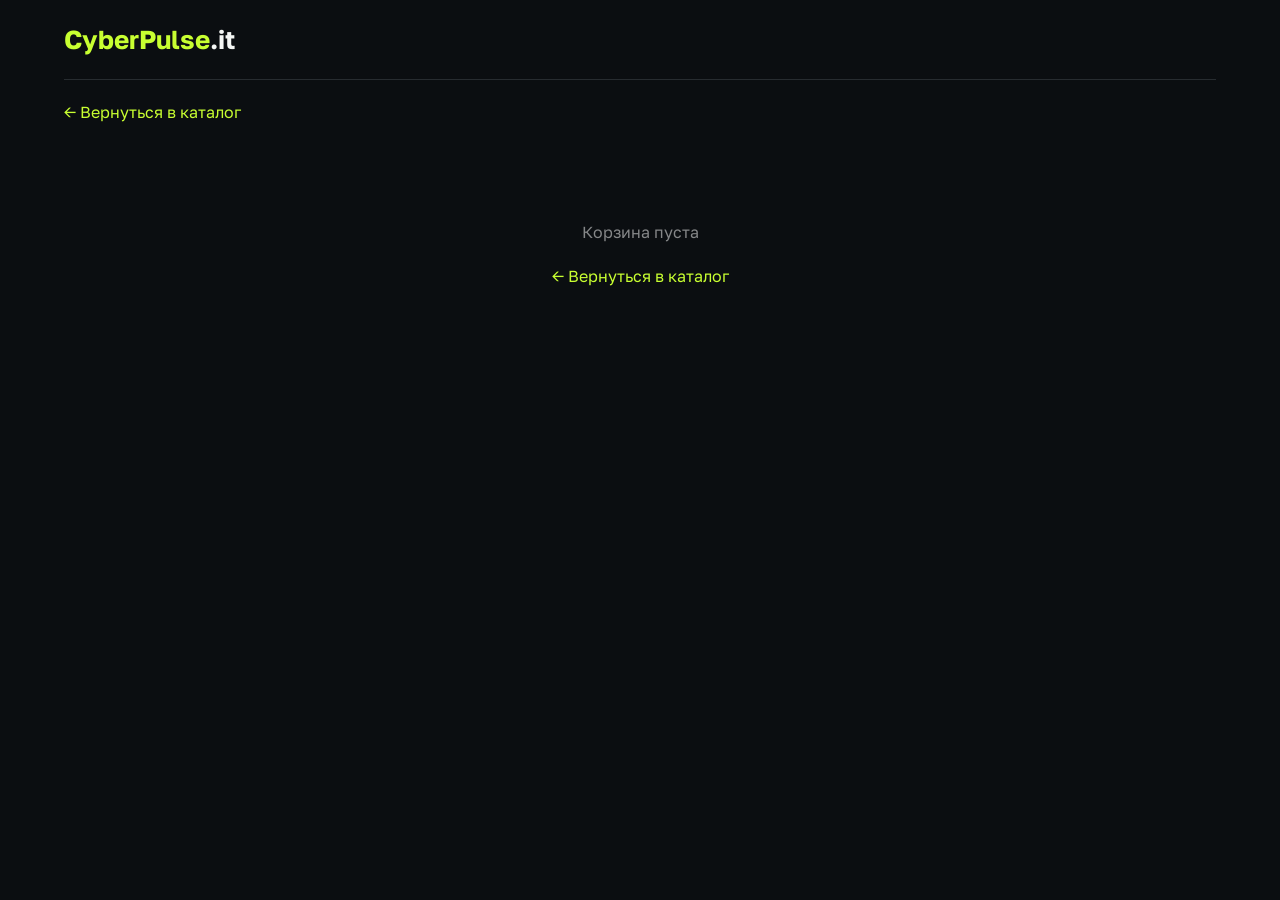
<file: checkout.html>
<!DOCTYPE html><html lang="ru"><head><meta charset="UTF-8"><meta name="viewport" content="width=device-width, initial-scale=1.0"><title>CyberPulse | Оформление заказа</title><style> * { margin: 0; padding: 0; box-sizing: border-box; } body { background: #0A0A0F; font-family: 'Inter', -apple-system, BlinkMacSystemFont, 'Segoe UI', Roboto, sans-serif; color: #FFFFFF; line-height: 1.5; } .container { max-width: 1200px; margin: 0 auto; padding: 0 32px; } .header { display: flex; justify-content: space-between; align-items: center; padding: 20px 0; border-bottom: 1px solid rgba(255,255,255,0.1); } .logo h1 { font-size: 26px; background: linear-gradient(135deg, #FFFFFF, #6C63FF); -webkit-background-clip: text; background-clip: text; color: transparent; cursor: pointer; } .back-link { color: #6C63FF; text-decoration: none; display: inline-block; margin: 20px 0; } .checkout-container { display: grid; grid-template-columns: 1fr 400px; gap: 40px; margin: 40px 0 60px; } @media (max-width: 900px) { .checkout-container { grid-template-columns: 1fr; } } .form-section { background: rgba(255,255,255,0.03); border: 1px solid rgba(255,255,255,0.08); border-radius: 24px; padding: 32px; } .form-section h2 { margin-bottom: 24px; font-size: 22px; } .form-group { margin-bottom: 20px; } .form-group label { display: block; margin-bottom: 8px; color: rgba(255,255,255,0.7); font-size: 14px; } .form-group input, .form-group textarea, .form-group select { width: 100%; padding: 12px 16px; background: rgba(255,255,255,0.05); border: 1px solid rgba(255,255,255,0.1); border-radius: 12px; color: white; font-size: 14px; } .form-group input:focus, .form-group textarea:focus, .form-group select:focus { outline: none; border-color: #6C63FF; } .order-summary { background: rgba(255,255,255,0.03); border: 1px solid rgba(255,255,255,0.08); border-radius: 24px; padding: 32px; position: sticky; top: 20px; height: fit-content; } .order-summary h3 { margin-bottom: 20px; } .order-items { max-height: 350px; overflow-y: auto; margin-bottom: 20px; } .order-item { display: flex; justify-content: space-between; align-items: center; padding: 12px 0; border-bottom: 1px solid rgba(255,255,255,0.05); } .order-item-info { display: flex; align-items: center; gap: 12px; } .order-item-img { width:64px; height:64px; object-fit:cover; border-radius:10px; background:#20202a; flex:0 0 64px; } .total-row { display: flex; justify-content: space-between; padding: 16px 0; font-size: 20px; font-weight: 700; border-top: 1px solid rgba(255,255,255,0.1); margin-top: 16px; } .btn-submit { width: 100%; background: linear-gradient(135deg, #6C63FF, #4A42D0); border: none; padding: 16px; border-radius: 40px; color: white; font-weight: 600; font-size: 16px; cursor: pointer; margin-top: 20px; transition: all 0.3s; } .btn-submit:hover { transform: scale(1.02); } .btn-submit:disabled { opacity: 0.5; cursor: not-allowed; } .payment-options { background: rgba(108, 99, 255, 0.1); border-radius: 16px; padding: 16px; margin: 16px 0; } .payment-options label { display: flex; align-items: center; gap: 12px; cursor: pointer; margin: 8px 0; } .payment-note { background: rgba(74, 222, 128, 0.1); border-left: 3px solid #4ADE80; border-radius: 12px; padding: 14px 16px; margin: 16px 0; font-size: 13px; color: rgba(255,255,255,0.8); line-height: 1.5; } .toast { position: fixed; bottom: 30px; right: 30px; background: #111118; border-left: 4px solid #6C63FF; padding: 12px 20px; border-radius: 12px; z-index: 1100; animation: slideIn 0.3s ease; } @keyframes slideIn { from { opacity: 0; transform: translateX(20px); } to { opacity: 1; transform: translateX(0); } } .contact-modal { display: none; position: fixed; top: 50%; left: 50%; transform: translate(-50%, -50%); width: 420px; max-width: 90vw; background: #111118; border: 1px solid rgba(255,255,255,0.1); border-radius: 24px; padding: 32px; z-index: 2000; text-align: center; } .contact-modal.show { display: block; animation: fadeIn 0.2s ease; } .contact-modal h3 { margin: 12px 0; font-size: 22px; } .contact-modal p { color: rgba(255,255,255,0.7); margin: 8px 0; font-size: 14px; } .contact-link { display: inline-block; background: linear-gradient(135deg, #6C63FF, #4A42D0); padding: 14px 28px; border-radius: 40px; color: white; text-decoration: none; margin: 16px 0; font-weight: 600; transition: all 0.3s; } .contact-link:hover { transform: scale(1.03); } .close-contact { background: rgba(255,255,255,0.1); border: none; padding: 10px 20px; border-radius: 40px; color: white; cursor: pointer; margin-top: 8px; } .overlay { display: none; position: fixed; top: 0; left: 0; width: 100%; height: 100%; background: rgba(0,0,0,0.7); backdrop-filter: blur(4px); z-index: 1999; } .overlay.show { display: block; } @keyframes fadeIn { from { opacity: 0; transform: translate(-50%, -50%) scale(0.95); } to { opacity: 1; transform: translate(-50%, -50%) scale(1); } } select option { background: #1A1A2E; color: white; } .empty-cart { text-align: center; padding: 60px 20px; color: rgba(255,255,255,0.5); } .empty-cart .icon { font-size: 64px; margin-bottom: 16px; } .order-number { font-size: 28px; font-weight: 700; color: #6C63FF; letter-spacing: 2px; margin: 8px 0; } </style><style id="cyberpulse-binary-style">.binary-rain{position:fixed;inset:0;z-index:-1;overflow:hidden;pointer-events:none;opacity:.22;background:#070910}.binary-column{position:absolute;top:-35vh;color:#4dff9b;font:600 14px/1.45 ui-monospace,SFMono-Regular,Consolas,monospace;white-space:pre;writing-mode:vertical-rl;text-shadow:0 0 8px rgba(77,255,155,.75);animation:binaryFall linear infinite;will-change:transform}.binary-column:nth-child(3n){color:#6c63ff;text-shadow:0 0 8px rgba(108,99,255,.7)}.binary-column:nth-child(5n){color:#25d9d0}.binary-rain:after{content:"";position:absolute;inset:0;background:linear-gradient(180deg,rgba(7,9,16,.1),rgba(7,9,16,.72) 80%,#0a0a0f)}@keyframes binaryFall{from{transform:translateY(-20vh)}to{transform:translateY(145vh)}}@media(prefers-reduced-motion:reduce){.binary-column{animation:none;top:10vh;opacity:.08}}@media(max-width:600px){.binary-column{font-size:10px;opacity:.55}}</style><link rel="stylesheet" href="checkout-theme.css"></head><body><div class="overlay" id="overlay"></div><div class="contact-modal" id="contactModal"><div style="font-size: 60px;"></div><h3>Заказ оформлен!</h3><p>Номер вашего заказа:</p><div class="order-number" id="orderNumberDisplay">#000000</div><p>Для оплаты свяжитесь с нашим администратором в Telegram:</p><a href="https://t.me/CyberPulse_it" target="_blank" rel="noopener noreferrer" class="contact-link"> Написать администратору</a><p style="font-size: 12px; color: rgba(255,255,255,0.5);">@CyberPulse_it</p><p style="font-size: 12px; color: rgba(255,255,255,0.5); margin-top: 8px;"> Отправьте номер заказа администратору для оплаты </p><input id="promoCode" placeholder="Промокод (CYBER10 или LAB5)" style="width:100%;padding:12px;margin:12px 0;border-radius:10px;background:#151522;color:#fff;border:1px solid #333"><button class="close-contact" onclick="closeContactModal()">Вернуться в каталог</button></div><div class="container"><div class="header"><div class="logo" onclick="location.href='index.html'"><h1>CyberPulse</h1></div></div><a href="index.html" class="back-link">← Вернуться в каталог</a><div id="emptyCartMessage" class="empty-cart" style="display:none;"><div class="icon"></div><p>Корзина пуста</p><a href="index.html" class="back-link">← Вернуться в каталог</a></div><div class="checkout-container" id="checkoutContainer"><div class="form-section"><h2> Данные для доставки</h2><form id="checkoutForm"><div class="form-group"><label>ФИО *</label><input type="text" id="fullName" required placeholder="Иванов Иван Иванович"></div><div class="form-group"><label>Телефон *</label><input type="tel" id="phone" required placeholder="+7 999 123-45-67" maxlength="18"></div><div class="form-group"><label>Email *</label><input type="email" id="email" required placeholder="example@mail.ru"></div><div class="form-group"><label>Страна *</label><select id="country" required><option value="" disabled selected>-- Выберите страну --</option><option value="cis">Россия</option><option value="cis">Беларусь</option><option value="cis">Казахстан</option><option value="cis">Армения</option><option value="cis">Кыргызстан</option><option value="cis">Молдова</option><option value="cis">Таджикистан</option><option value="cis">Узбекистан</option><option value="cis">Азербайджан</option><option value="outside">Другая страна — доплата $15</option></select></div><div class="form-group"><label>Способ доставки *</label><select id="delivery" required><option value="cdek" selected> CDEK — бесплатно для СНГ</option><option value="dhl"> DHL Express — бесплатно для СНГ</option></select></div><div class="form-group"><label>Город *</label><input type="text" id="city" required placeholder="Москва, Санкт-Петербург"></div><div class="form-group"><label>Адрес *</label><textarea id="address" rows="2" required placeholder="Улица, дом, квартира"></textarea></div><div class="form-group"><label>Индекс *</label><input type="text" id="zip" required placeholder="123456" maxlength="6"></div><div class="form-group"><label>Комментарий</label><textarea id="comment" rows="2" placeholder="Дополнительная информация"></textarea></div><div class="payment-options"><p style="margin-bottom: 12px;"> Способы оплаты:</p><label><input type="radio" name="payment" value="mir" checked> МИР</label><label><input type="radio" name="payment" value="sbp"> СБП</label><label><input type="radio" name="payment" value="visa"> VISA</label><label><input type="radio" name="payment" value="mastercard"> Mastercard</label><label><input type="radio" name="payment" value="crypto"> Криптовалюта (USDT)</label></div><div class="payment-note"><strong>Как происходит оплата:</strong><br> После оформления заказа вы получите его номер и ссылку на администратора. Свяжитесь с администратором в Telegram для подтверждения и оплаты заказа. </div><button type="submit" class="btn-submit"> Оформить заказ</button></form></div><div class="order-summary"><h3> Ваш заказ</h3><div id="orderItems" class="order-items"></div><div class="total-row"><span>Сумма:</span><span id="subtotal">0 $</span></div><div class="total-row" style="border-top:none;"><span>Доставка:</span><span id="deliveryCost">Выберите доставку</span></div><div class="total-row"><span>Итого:</span><span id="orderTotal" style="color:#6C63FF; font-size:24px;">0 $</span></div></div></div></div><script> const products = [ { id: 1, name: "Flipper Zero", price_usd: 390, img: "flipper-zero.png" }, { id: 2, name: "HackRF One", price_usd: 590, img: "hackrf-one.png" }, { id: 3, name: "HackRF One Portapack H2", price_usd: 890, img: "hackrf-portapack.png" }, { id: 4, name: "UConsole", price_usd: 950, img: "uconsole.png" }, { id: 5, name: "Raspberry Pi 4 (8GB)", price_usd: 120, img: "raspberry-pi4.png" }, { id: 6, name: "WiFi Pineapple", price_usd: 590, img: "wifi-pineapple.png" }, { id: 7, name: "CC1101 модуль", price_usd: 120, img: "cc1101.png" }, { id: 8, name: "ESP32 Marauder V6", price_usd: 250, img: "esp32-marauder.png" }, { id: 9, name: "ESP32 Multi-Tool", price_usd: 160, img: "esp32-multitool.png" }, { id: 10, name: "NRF24 для Flipper Zero", price_usd: 150, img: "nrf24.png" }, { id: 11, name: "SUB-GHZ PRO модуль", price_usd: 130, img: "subghz-pro.png" }, { id: 12, name: "ESP32 Wi-Fi Module", price_usd: 150, img: "esp32-wifi.png" }, { id: 13, name: "Кастомная прошивка", price_usd: 50, img: "custom-firmware.png" }, { id: 14, name: "BadUSB для Flipper Zero", price_usd: 80, img: "badusb.png" } ]; const ADMIN_USERNAME = "TENOR870"; const ADMIN_LINK = "https://t.me/CyberPulse_it"; let cart = []; let currency = 'USD'; let totalUSD = 0; let rubRate = 92; let deliveryCostUSD = 0; const deliveryPrices = { cdek: 0, dhl: 0 }; const deliveryNames = { cdek: ' CDEK', dhl: ' DHL Express' }; function loadCheckoutData() { try { const savedCart = localStorage.getItem('checkoutCart'); const savedProducts = localStorage.getItem('checkoutProducts'); if (savedProducts) { const incoming = JSON.parse(savedProducts); if (Array.isArray(incoming) && incoming.length) products.splice(0, products.length, ...incoming.map(p => ({...p, id:Number(p.id), price_usd:Number(p.price_usd ?? p.price ?? 0), img:p.img || p.image_url || '', name:p.name || 'Товар'}))); } if (savedCart) cart = JSON.parse(savedCart); const savedCurrency = localStorage.getItem('checkoutCurrency'); if (savedCurrency) currency = savedCurrency; cart = Array.isArray(cart) ? cart.filter(item => { const quantity = Number(item?.quantity); return Number.isInteger(quantity) && quantity > 0 && quantity <= 99 && products.some(p => p.id === Number(item.id)); }).map(item => ({ id: Number(item.id), quantity: Number(item.quantity) })) : []; totalUSD = cart.reduce((sum, item) => { const product = products.find(p => p.id === item.id); return sum + (product ? product.price_usd * item.quantity : 0); }, 0); } catch(e) { console.error(e); } } async function fetchRubRate() { try { const res = await fetch('https://api.exchangerate-api.com/v4/latest/USD'); const data = await res.json(); rubRate = data.rates.RUB; } catch(e) { rubRate = 92; } renderOrderSummary(); } function getPrice(priceUSD) { if(currency === 'USD') return { val: priceUSD, sym: '$' }; return { val: Math.round(priceUSD * rubRate), sym: '₽' }; } function renderOrderSummary() { const container = document.getElementById('orderItems'); if (!cart || cart.length === 0) { document.getElementById('checkoutContainer').style.display = 'none'; document.getElementById('emptyCartMessage').style.display = 'block'; return; } document.getElementById('checkoutContainer').style.display = 'grid'; document.getElementById('emptyCartMessage').style.display = 'none'; container.innerHTML = cart.map(item => { const p = products.find(p => p.id === item.id); if (!p) return ''; const price = getPrice(p.price_usd); const total = getPrice(p.price_usd * item.quantity); return ` <div class="order-item"><div class="order-item-info"><img class="order-item-img" src="${escapeHtml(p.img)}" alt="${escapeHtml(p.name)}"><div><strong>${escapeHtml(p.name)}</strong><div style="font-size:12px; color:rgba(255,255,255,0.5);">${price.val} ${price.sym} × ${item.quantity}</div></div></div><div>${total.val} ${total.sym}</div></div> `; }).join(''); const subtotal = getPrice(totalUSD); const delivery = getPrice(deliveryCostUSD); const total = getPrice(totalUSD + deliveryCostUSD); document.getElementById('subtotal').innerHTML = `${subtotal.val} ${subtotal.sym}`; document.getElementById('deliveryCost').innerHTML = document.getElementById('delivery').value ? ' Бесплатно' : 'Выберите доставку'; document.getElementById('orderTotal').innerHTML = `${total.val} ${total.sym}`; } document.getElementById('delivery').onchange = (e) => { updateDeliveryCost(); renderOrderSummary(); }; document.getElementById('country').onchange = () => { updateDeliveryCost(); renderOrderSummary(); }; function updateDeliveryCost() { deliveryCostUSD = document.getElementById('country').value === 'outside' ? 15 : 0; const d=document.getElementById('delivery'); d.options[0].textContent=' CDEK — '+(deliveryCostUSD?'доплата $15':'бесплатно для СНГ'); d.options[1].textContent=' DHL Express — '+(deliveryCostUSD?'доплата $15':'бесплатно для СНГ'); } function generateOrderNumber() { const date = new Date(); const year = date.getFullYear().toString().slice(-2); const month = String(date.getMonth() + 1).padStart(2, '0'); const day = String(date.getDate()).padStart(2, '0'); const random = Math.floor(Math.random() * 9000) + 1000; return `CP-${year}${month}${day}-${random}`; } function buildOrderMessage(orderData) { return `НОВЫЙ ЗАКАЗ
Заказ №: ${orderData.orderNumber} КЛИЕНТ:
ФИО: ${orderData.fullName}
Телефон: ${orderData.phone}
Email: ${orderData.email} ДОСТАВКА:
Страна: ${orderData.country}
Способ: ${orderData.delivery}
Город: ${orderData.city}
Адрес: ${orderData.address}
Индекс: ${orderData.zip} ТОВАРЫ:
${orderData.items} ОПЛАТА:
Способ: ${orderData.payment}
Сумма: ${orderData.total} КОММЕНТАРИЙ:
${orderData.comment || "Нет"}`; } async function copyOrderMessage(orderData) { const message = buildOrderMessage(orderData); try { await navigator.clipboard.writeText(message); return true; } catch (_) { const textarea = document.createElement('textarea'); textarea.value = message; textarea.setAttribute('readonly', ''); textarea.style.position = 'fixed'; textarea.style.opacity = '0'; document.body.appendChild(textarea); textarea.select(); const ok = document.execCommand('copy'); textarea.remove(); return ok; } } function showToast(msg, color) { const toast = document.createElement('div'); toast.className = 'toast'; toast.style.borderLeftColor = color; toast.textContent = String(msg); document.body.appendChild(toast); setTimeout(() => toast.remove(), 3000); } function openContactModal(orderNumber) { document.getElementById('orderNumberDisplay').textContent = `#${orderNumber}`; document.getElementById('contactModal').classList.add('show'); document.getElementById('overlay').classList.add('show'); } function closeContactModal() { document.getElementById('contactModal').classList.remove('show'); document.getElementById('overlay').classList.remove('show'); localStorage.removeItem('checkoutCart'); localStorage.removeItem('cp2-cart'); localStorage.removeItem('cart'); window.location.href = 'index.html'; } window.closeContactModal = closeContactModal; const phoneInput = document.getElementById('phone'); phoneInput.setAttribute('maxlength','18'); phoneInput.addEventListener('input', () => { phoneInput.value = phoneInput.value.replace(/\D/g,'').slice(0,11); }); document.getElementById('checkoutForm').onsubmit = async (e) => { e.preventDefault(); const fullName = document.getElementById('fullName').value.trim(); const phone = document.getElementById('phone').value.trim(); const email = document.getElementById('email').value.trim(); const delivery = document.getElementById('delivery').value; const city = document.getElementById('city').value.trim(); const address = document.getElementById('address').value.trim(); const zip = document.getElementById('zip').value.trim(); const comment = document.getElementById('comment').value.trim(); const payment = document.querySelector('input[name="payment"]:checked').value; if (!fullName) { showToast("Введите ФИО", "#F87171"); return; } if (!phone) { showToast("Введите телефон", "#F87171"); return; } if (!email) { showToast("Введите Email", "#F87171"); return; } const country = document.getElementById('country').value; if (!country) { showToast("Выберите страну", "#F87171"); return; } if (!delivery) { showToast("Выберите способ доставки", "#F87171"); return; } if (!city) { showToast("Введите город", "#F87171"); return; } if (!address) { showToast("Введите адрес", "#F87171"); return; } if (!zip) { showToast("Введите индекс", "#F87171"); return; } const phoneDigits = phone.replace(/\D/g, ''); if (phoneDigits.length !== 11) { showToast("Неверный номер телефона", "#F87171"); return; } const orderNumber = generateOrderNumber(); const itemsList = cart.map(item => { const p = products.find(pp => pp.id === item.id); if (!p) return ''; const price = getPrice(p.price_usd); return ` • ${p.name} × ${item.quantity} = ${price.val * item.quantity} ${price.sym}`; }).filter(Boolean).join('\n'); const paymentNames = { mir: ' МИР', sbp: ' СБП', visa: ' VISA', mastercard: ' Mastercard', crypto: ' Криптовалюта (USDT)' }; const total = getPrice(totalUSD + deliveryCostUSD); const orderData = { orderNumber, fullName, phone, email, country: country === 'outside' ? 'За пределами СНГ' : 'СНГ', delivery: deliveryNames[delivery] || delivery + (country === 'outside' ? ' (+$15)' : ' (бесплатно)'), city, address, zip, items: itemsList, payment: paymentNames[payment] || payment, total: `${total.val} ${total.sym}`, comment }; const btn = document.querySelector('.btn-submit'); btn.disabled = true; btn.innerText = "⏳ Формирование заказа..."; const apiItems = cart.map(item => { const p = products.find(pp => pp.id === item.id); return { name: p?.name || 'Товар', quantity: item.quantity, price_usd: Number((p?.price_usd || 0) * item.quantity) }; }).filter(x => x.name); try { const apiResponse = await fetch('https://cyberpulse-api-production.up.railway.app/api/orders', { method:'POST', headers:{'Content-Type':'application/json'}, body:JSON.stringify({customer_name:fullName,customer_email:email,customer_phone:phone,city,address,zip,country:orderData.country,payment:orderData.payment,delivery:orderData.delivery,promo_code:(document.getElementById("promoCode")?.value||""),order_number:orderNumber,items:apiItems,total_usd:Number(totalUSD + deliveryCostUSD)}) }); if (!apiResponse.ok) throw new Error('Не удалось передать заказ на сервер'); } catch (error) { showToast(error.message, '#F87171'); btn.disabled=false; btn.innerText='Оформить заказ'; return; } btn.innerText='Заказ передан в обработку'; const copied = await copyOrderMessage(orderData); showToast(copied ? " Данные заказа скопированы. Отправьте их администратору." : "Заказ сформирован. Отправьте номер заказа администратору.", copied ? "#4ADE80" : "#FBBF24"); localStorage.removeItem('cart'); localStorage.removeItem('checkoutCart'); localStorage.removeItem('cp2-cart'); setTimeout(() => { openContactModal(orderNumber); btn.disabled = false; btn.innerText = " Оформить заказ"; }, 800); }; loadCheckoutData(); renderOrderSummary(); if(currency !== 'USD') fetchRubRate(); function escapeHtml(text) { if (!text) return ''; const div = document.createElement('div'); div.textContent = text; return div.innerHTML; }
</script><div class="binary-rain" aria-hidden="true"></div><script>(function(){const root=document.querySelector('.binary-rain');if(!root)return;const count=window.innerWidth<600?14:28;for(let i=0;i<count;i++){const el=document.createElement('span');el.className='binary-column';el.textContent=Array.from({length:Math.floor(18+Math.random()*34)},()=>Math.random()>.5?'1':'0').join('\\n');el.style.left=(Math.random()*100)+'%';el.style.animationDuration=(13+Math.random()*19)+'s';el.style.animationDelay=(-Math.random()*22)+'s';el.style.opacity=(.25+Math.random()*.65).toFixed(2);root.appendChild(el)}})();</script></body></html>
</file>
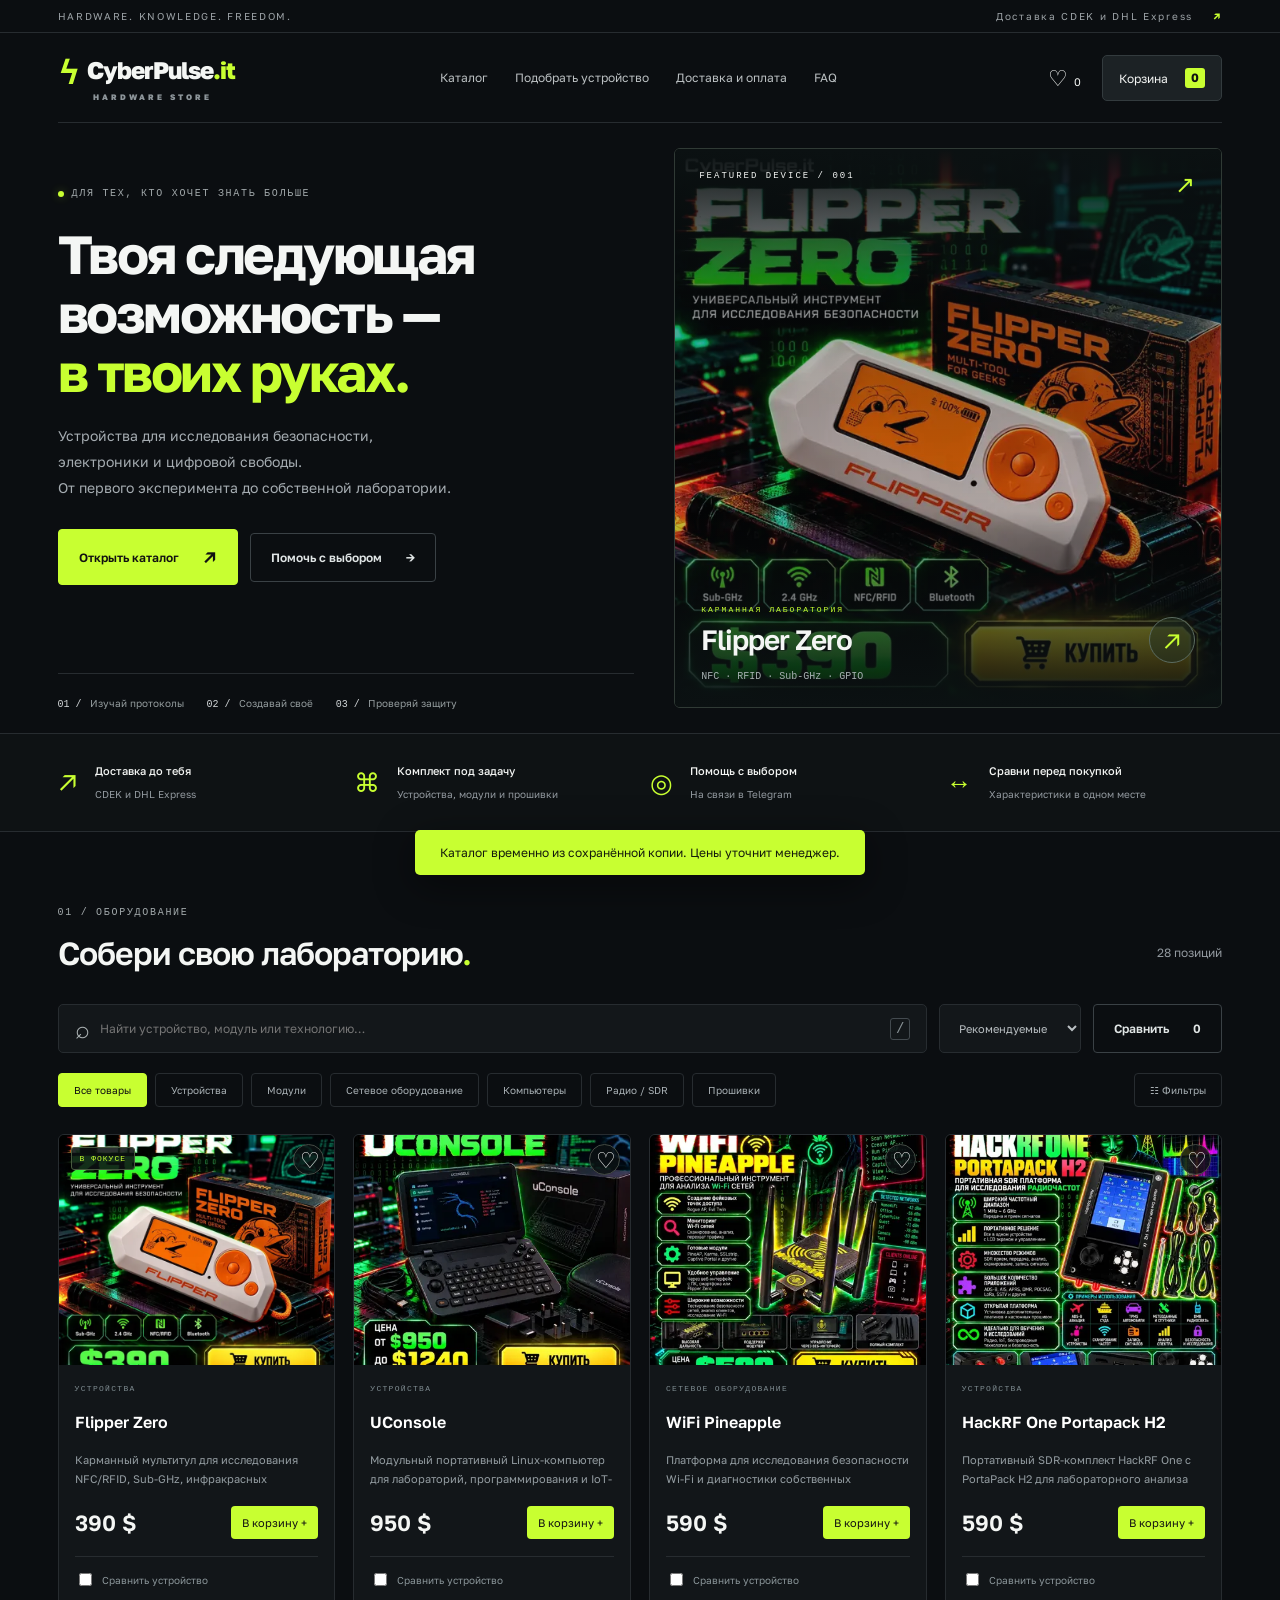
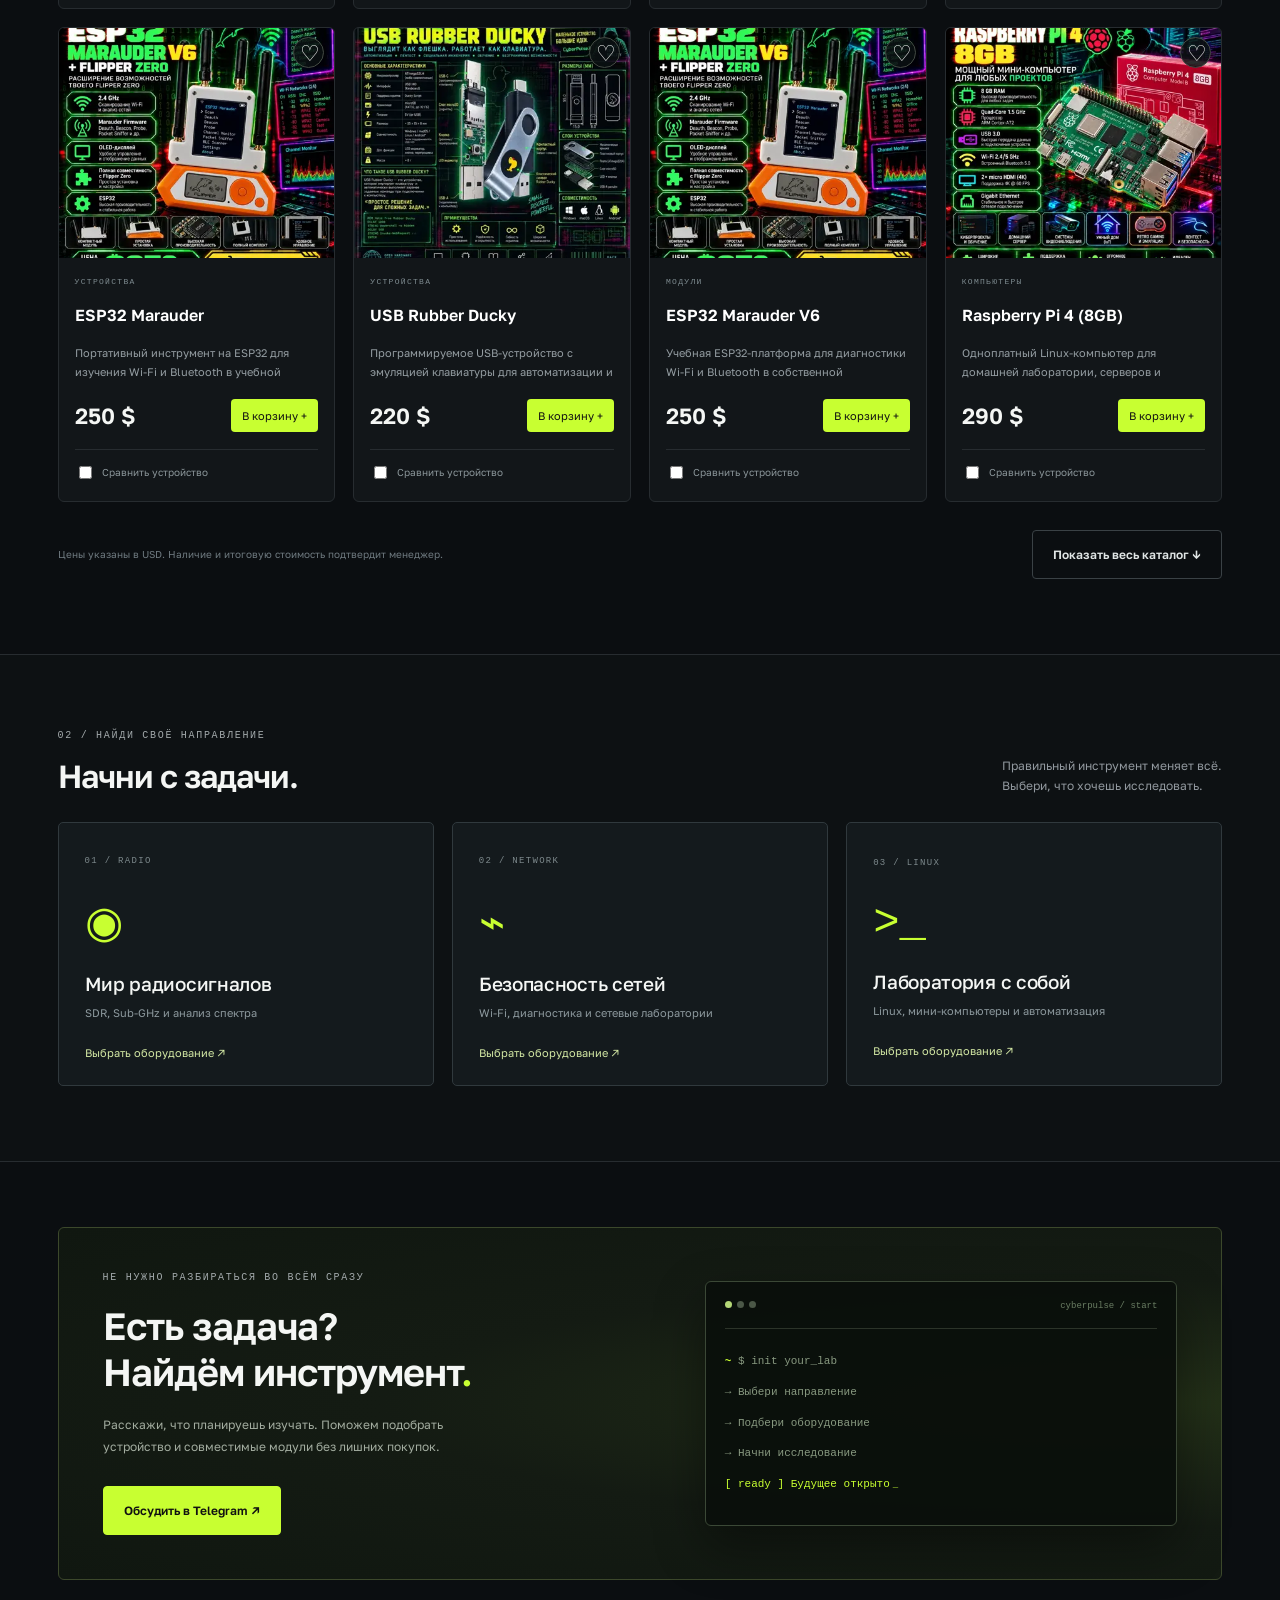
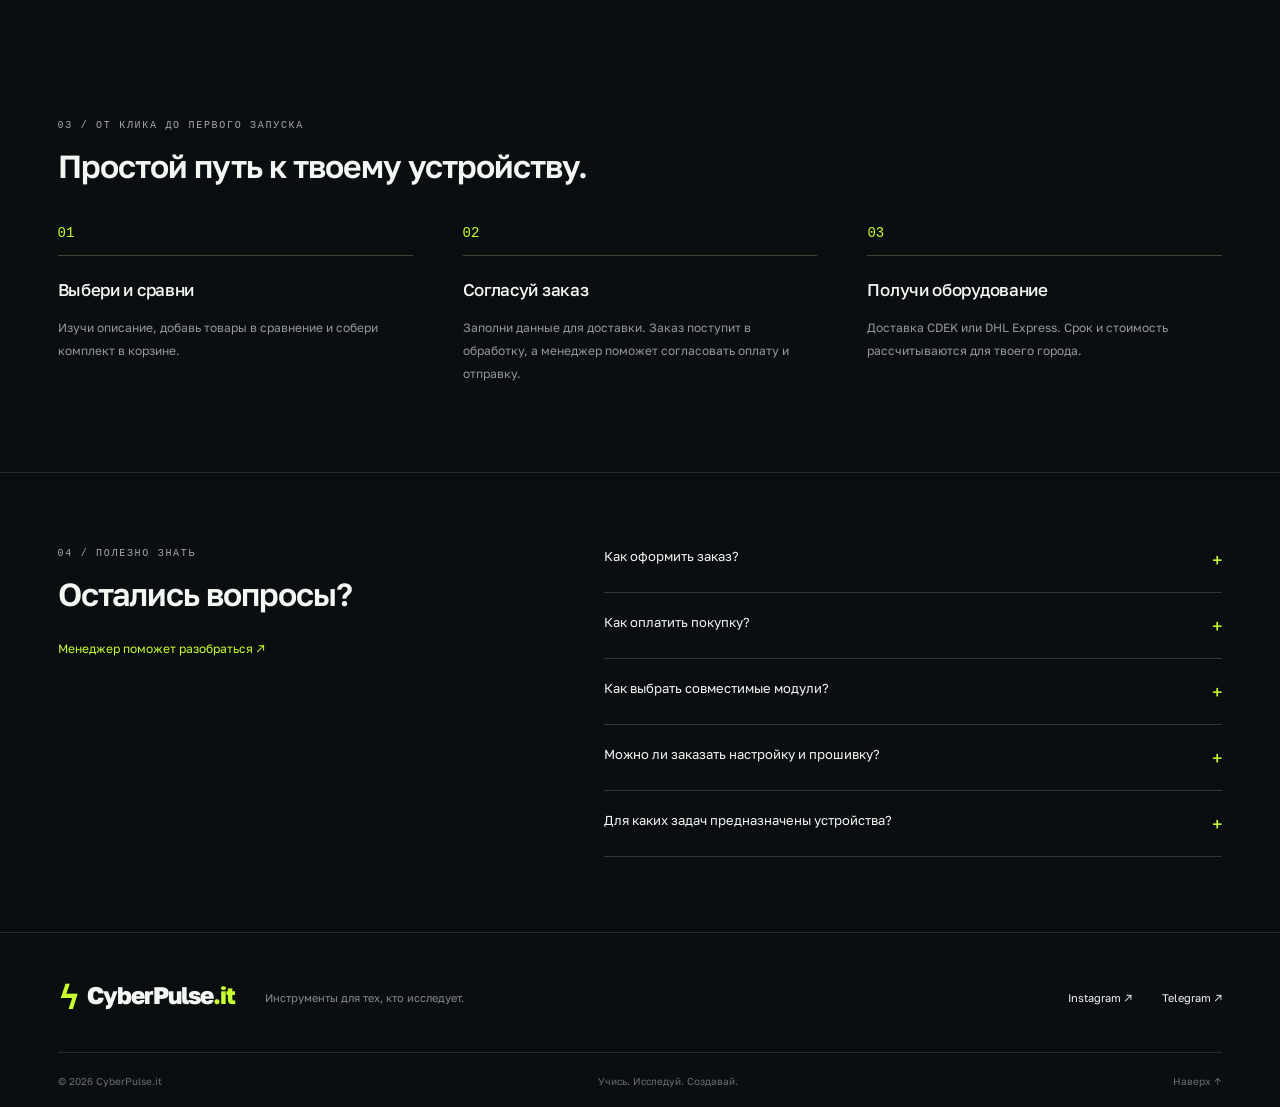
<file: product.html>
<!doctype html><html lang="ru"><head><meta charset="UTF-8"><meta name="viewport" content="width=device-width,initial-scale=1"><title>CyberPulse.it — товар</title><meta name="robots" content="noindex"><script>const id=new URLSearchParams(location.search).get('id');location.replace('index.html'+(id?'?product='+encodeURIComponent(id):'#catalog'));</script></head><body><a href="index.html#catalog">Открыть каталог CyberPulse.it</a></body></html>
</file>
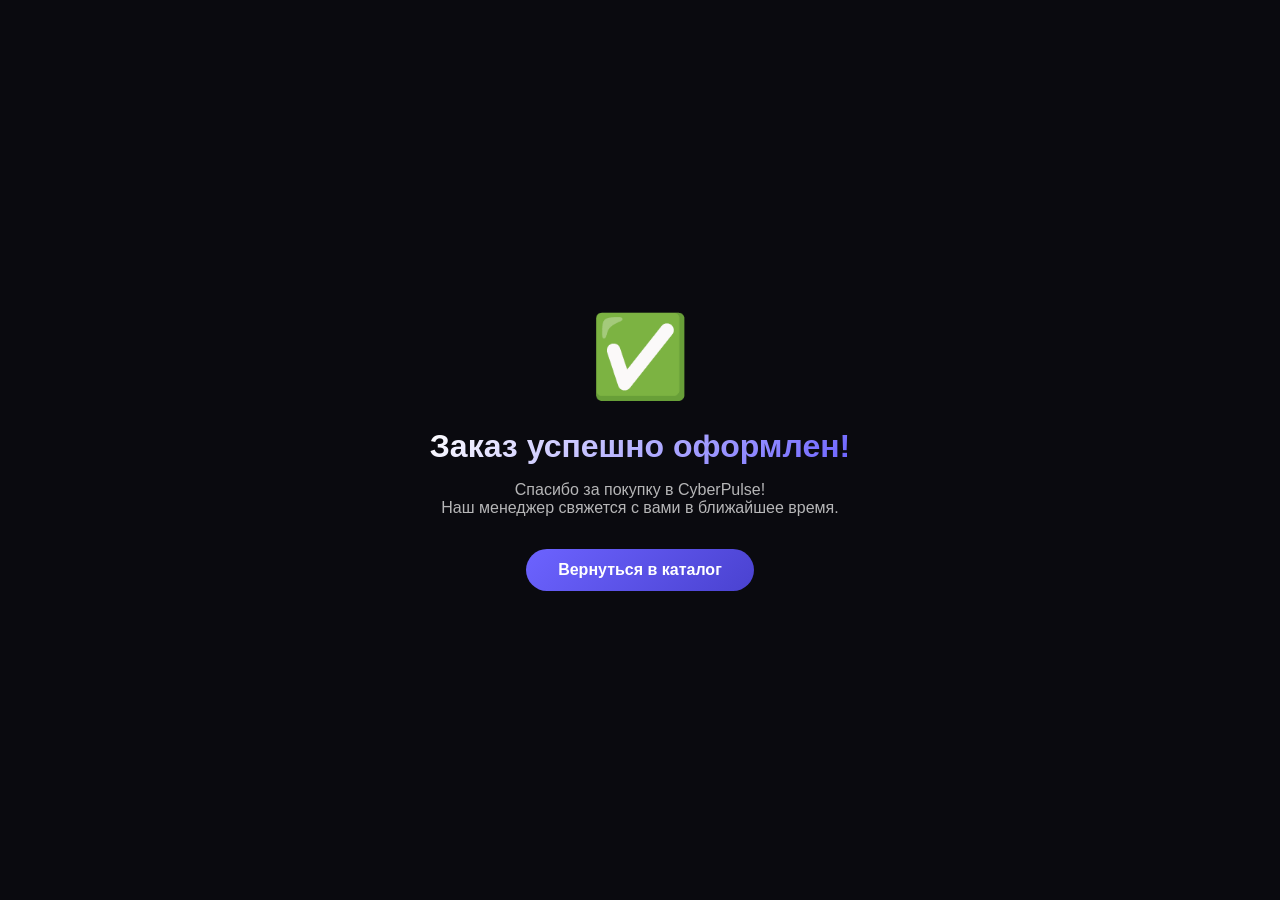
<file: success.html>
<!DOCTYPE html>
<html lang="ru">
<head>
    <meta charset="UTF-8">
    <meta name="viewport" content="width=device-width, initial-scale=1.0">
    <title>CyberPulse | Заказ оформлен</title>
    <style>
        * { margin: 0; padding: 0; box-sizing: border-box; }
        body {
            background: #0A0A0F;
            font-family: 'Inter', sans-serif;
            color: #FFFFFF;
            min-height: 100vh;
            display: flex;
            align-items: center;
            justify-content: center;
        }
        .success-container { text-align: center; padding: 40px; }
        .success-icon { font-size: 80px; margin-bottom: 24px; }
        h1 { font-size: 32px; margin-bottom: 16px; background: linear-gradient(135deg, #FFFFFF, #6C63FF); -webkit-background-clip: text; background-clip: text; color: transparent; }
        p { color: rgba(255,255,255,0.7); margin-bottom: 32px; }
        .btn-primary { background: linear-gradient(135deg, #6C63FF, #4A42D0); border: none; padding: 12px 32px; border-radius: 40px; color: white; font-weight: 600; cursor: pointer; text-decoration: none; display: inline-block; }
    </style>
</head>
<body>
    <div class="success-container">
        <div class="success-icon">✅</div>
        <h1>Заказ успешно оформлен!</h1>
        <p>Спасибо за покупку в CyberPulse!<br>Наш менеджер свяжется с вами в ближайшее время.</p>
        <a href="index.html" class="btn-primary">Вернуться в каталог</a>
    </div>
</body>
</html>
</file>
<file: style.css>
@import url('https://fonts.googleapis.com/css2?family=Golos+Text:wght@400;500;600;700;800;900&display=swap');
:root{--bg:#0b0e11;--panel:#121619;--line:#272c30;--muted:#92999f;--accent:#c8ff31;--white:#f4f6f4}*{box-sizing:border-box}html{scroll-behavior:smooth;scroll-padding-top:105px}body{margin:0;background:var(--bg);color:var(--white);font:14px 'Golos Text',Arial,sans-serif}button,input,select,textarea{font:inherit}button,a,input,select{ -webkit-tap-highlight-color:transparent}button,a{transition:background .2s,color .2s,transform .2s}a{color:inherit;text-decoration:none}button{cursor:pointer;color:inherit}button:hover,.primary:hover{filter:brightness(1.12)}button:focus-visible,a:focus-visible,summary:focus-visible{outline:2px solid var(--accent);outline-offset:4px}button:disabled{opacity:.45;cursor:not-allowed}.accent{color:var(--accent)}.topline{padding:10px 4.5%;border-bottom:1px solid var(--line);display:flex;justify-content:space-between;color:#9ba1a5;font-size:10px;letter-spacing:1.7px}.topline b{color:var(--accent);padding-left:15px}header{display:flex;align-items:center;gap:34px;height:90px;margin:0 4.5%;border-bottom:1px solid var(--line)}.logo{font-size:24px;letter-spacing:-1px;font-weight:800;position:relative;white-space:nowrap}.logomark{font-size:32px;vertical-align:middle;color:var(--accent);margin-right:4px}.logo small{display:block;font-size:8px;letter-spacing:3px;margin-left:35px;color:#8e969b}nav{display:flex;gap:27px;margin:auto;font-size:12px;color:#bbc0c2}nav a:hover{color:var(--accent)}.header-actions{display:flex;gap:15px;align-items:center}.icon{background:none;border:0;font-size:22px}.icon span{font-size:11px}.cart-button{background:#1c2225;border:1px solid #333b3e;padding:12px 16px;border-radius:5px;font-size:12px}.cart-button span{display:inline-flex;margin-left:14px;background:var(--accent);color:#111;width:20px;height:20px;align-items:center;justify-content:center;border-radius:3px;font-weight:700}main{max-width:1600px;margin:auto}.hero{margin:0 4.5%;display:grid;grid-template-columns:1.05fr 1fr;min-height:610px;align-items:stretch}.hero-copy{padding:65px 20px 0 0;display:flex;flex-direction:column}.eyebrow{font:10px monospace;letter-spacing:1.7px;color:#a2a9ab;display:flex;align-items:center;gap:8px}.eyebrow i{display:inline-block;width:6px;height:6px;background:var(--accent);border-radius:50%;box-shadow:0 0 10px #c8ff3155}h1{font-size:clamp(36px,4.2vw,66px);line-height:1.1;letter-spacing:-2.5px;margin:25px 0 22px;font-weight:700}h1 em{font-style:normal;color:var(--accent)}.hero-copy>p{line-height:1.85;color:#a5acb1;font-size:14px;margin:0 0 28px}.hero-buttons{display:flex;gap:12px;align-items:center}.primary,.secondary{display:inline-flex;justify-content:center;align-items:center;gap:24px;padding:16px 20px;border-radius:4px;font-size:12px;font-weight:600}.primary{background:var(--accent);color:#111;border:1px solid var(--accent)}.secondary{background:transparent;border:1px solid #3a4145;color:#e0e5e5}.primary span{font-size:18px}.hero-bottom{margin-top:auto;display:flex;gap:23px;font-size:10px;border-top:1px solid var(--line);padding:23px 0;color:#939b9d}.hero-bottom b{color:#d2d6d8;margin-right:5px;font:10px monospace}.hero-art{position:relative;background:#11181a;overflow:hidden;margin:25px 0 25px 20px;border:1px solid #303a35;border-radius:6px;min-height:540px}.hero-art>img{width:100%;height:100%;position:absolute;object-fit:cover;object-position:50% 46%;opacity:.8}.hero-art:after{content:'';position:absolute;inset:0;background:linear-gradient(0deg,#0b1112 0%,transparent 35%,#0b111233 70%,#0b1112 100%);pointer-events:none}.art-top{position:absolute;top:22px;left:24px;right:24px;display:flex;justify-content:space-between;font:9px monospace;letter-spacing:2px;z-index:1}.art-top>span:last-child{color:var(--accent);font-size:24px}.hero-product{position:absolute;bottom:25px;left:26px;right:26px;z-index:1;display:flex;align-items:center;justify-content:space-between}.hero-product small{font:8px monospace;letter-spacing:2px;color:var(--accent)}.hero-product h2{font-size:28px;letter-spacing:-1px;margin:8px 0}.hero-product span{font:10px monospace;color:#a5afb0}.round{border:1px solid #5c6c61;background:#20302388;width:46px;height:46px;border-radius:50%;font-size:24px;color:var(--accent)}.trust-strip{display:grid;grid-template-columns:repeat(4,1fr);padding:30px 4.5%;border-top:1px solid var(--line);border-bottom:1px solid var(--line);gap:20px;background:#0e1214}.trust-strip>div{display:flex;align-items:center;gap:17px}.trust-strip>div>span{font-size:26px;color:var(--accent)}.trust-strip p{margin:0}.trust-strip strong{font-size:11px;font-weight:500;display:block;margin-bottom:7px}.trust-strip small{font-size:10px;color:var(--muted)}.section{padding:75px 4.5%;border-bottom:1px solid var(--line)}h2{font-size:32px;letter-spacing:-1px;line-height:1.2;font-weight:600;margin:16px 0 25px}.section-heading{display:flex;justify-content:space-between;align-items:center;gap:20px}.section-heading h2{margin-bottom:27px}.muted{color:var(--muted);font-size:12px;line-height:1.7}.catalog-tools{display:flex;gap:12px;margin:5px 0 20px}.search{flex:1;display:flex;align-items:center;border:1px solid var(--line);border-radius:5px;padding:0 16px;gap:10px;background:#13171a}.search>span{font-size:25px;color:#b0b7b8}.search input{background:none;border:0;color:white;outline:0;width:100%;padding:16px 0;font-size:12px}.search:focus-within{border-color:var(--accent)}kbd{border:1px solid #434a4f;border-radius:3px;color:#8a9397;padding:2px 5px}select{background:#13171a;border:1px solid var(--line);color:#bbc1c4;border-radius:5px;padding:0 15px;font-size:11px}.filter-line{display:flex;justify-content:space-between;gap:10px;margin-bottom:27px}.chips{display:flex;gap:8px;flex-wrap:wrap}.chips button,.filter-button{border:1px solid var(--line);background:transparent;padding:10px 15px;font-size:10px;border-radius:4px;color:#a9b1b5}.chips button.active{color:#111;background:var(--accent);border-color:var(--accent)}.filter-button{white-space:nowrap}#advanced{background:var(--panel);padding:18px;margin-bottom:20px;border:1px solid var(--line);border-radius:4px}#advanced:not([hidden]){display:flex;gap:25px;align-items:center}input,textarea{color:inherit;background:#0d1113;border:1px solid #374046;border-radius:4px;padding:12px}#advanced input[type=number]{width:140px;margin-left:10px}#advanced label{font-size:11px;color:#aaa}.text-button{background:none;border:0;color:var(--accent);padding:10px}.product-grid{display:grid;grid-template-columns:repeat(4,1fr);gap:18px}.product{position:relative;background:var(--panel);border:1px solid var(--line);border-radius:6px;overflow:hidden;transition:transform .25s,border-color .25s}.product:hover{transform:translateY(-5px);border-color:#5d7240}.product-image{position:relative;display:block;width:100%;aspect-ratio:1.2;border:0;padding:0;background:#161b1e;overflow:hidden}.product-image img{width:100%;height:100%;object-fit:cover;transition:transform .4s}.product:hover .product-image img{transform:scale(1.04)}.product-badge{position:absolute;top:12px;left:12px;font:8px monospace;letter-spacing:1px;background:#0c1112dd;color:var(--accent);padding:6px 8px;border:1px solid #48593f;border-radius:3px;pointer-events:none}.favorite{position:absolute;right:10px;top:9px;font-size:22px;background:#0b1112d9;border:1px solid #434a43;border-radius:50%;width:31px;height:31px;z-index:1}.favorite.on{color:var(--accent)}.product-body{padding:19px 16px}.product-category{color:#7f8c91;font:8px monospace;letter-spacing:1.3px}.product-title{background:none;border:0;padding:0;text-align:left;display:block;font-size:16px;font-weight:600;margin:10px 0;color:white;min-height:38px}.product-desc{color:#949da2;font-size:11px;line-height:1.7;height:38px;overflow:hidden;margin:0 0 17px}.product-bottom{display:flex;justify-content:space-between;align-items:center;gap:6px}.price{font-size:22px;font-weight:600;white-space:nowrap}.add{background:var(--accent);color:#111;border:0;border-radius:4px;padding:10px 11px;font-size:11px}.compare-check{border-top:1px solid var(--line);margin-top:17px;padding-top:13px;color:#8a9599;font-size:10px;display:flex;align-items:center;gap:7px}.compare-check input{accent-color:var(--accent)}.catalog-foot{display:flex;justify-content:space-between;align-items:center;margin-top:28px;gap:20px}.catalog-foot>span{font-size:10px;color:#6f7a80}.missions{background:#0d1113}.mission-grid{display:grid;grid-template-columns:repeat(3,1fr);gap:18px}.mission-grid>button{background:#141a1d;border:1px solid #30393d;text-align:left;padding:26px;border-radius:5px}.mission-grid>button:hover{border-color:var(--accent);background:#1a241b}.mission-num{color:#7d898c;font:9px monospace;letter-spacing:1.3px}.mission-icon{display:block;font:44px monospace;color:var(--accent);margin:30px 0 22px}h3{font-size:19px;font-weight:500;letter-spacing:-.3px}.mission-grid h3{margin:10px 0}.mission-grid p{color:#8d999e;font-size:11px}.mission-grid b{display:block;font-size:11px;margin-top:27px;color:#d3e8a4;font-weight:400}.consult{margin:65px 4.5%;border:1px solid #3c482b;border-radius:6px;background:radial-gradient(ellipse at 95% 50%,#233018 0%,#141b13 50%,#101710 100%);padding:44px;display:grid;grid-template-columns:1.2fr 1fr;gap:35px;align-items:center}.consult h2{font-size:38px;margin:20px 0}.consult p{font-size:12px;line-height:1.8;color:#a3ada0}.consult .primary{margin-top:16px}.terminal{border:1px solid #3b4836;background:#0a0f0bf2;border-radius:6px;padding:19px;font:11px monospace;box-shadow:0 20px 50px #0006}.terminal>div{display:flex;gap:5px;border-bottom:1px solid #2c3429;padding-bottom:17px;margin-bottom:23px}.terminal i{width:7px;height:7px;border-radius:50%;background:#4b5747}.terminal i:first-child{background:#b4d777}.terminal span{margin-left:auto;font-size:9px;color:#6a7d63}.terminal p{font:11px/1.8 monospace;color:#889980}.terminal p b,.terminal .green{color:var(--accent)}.terminal .cursor{color:var(--accent);margin-left:3px}.steps{display:grid;grid-template-columns:repeat(3,1fr);gap:50px;margin-top:40px}.steps b{font:14px monospace;color:var(--accent);border-bottom:1px solid #384431;padding-bottom:14px;display:block}.steps h3{font-size:17px;margin-top:23px}.steps p{color:#909a9e;line-height:1.9;font-size:12px}.faq{display:grid;grid-template-columns:1fr 1.3fr;gap:70px}.faq a{color:var(--accent);font-size:12px}details{border-bottom:1px solid #30373b;padding:21px 0}details:first-child{padding-top:0}summary{font-size:13px;cursor:pointer;list-style:none;display:flex;justify-content:space-between;gap:25px}summary:after{content:'+';font-size:19px;color:var(--accent)}details[open] summary:after{content:'−'}details p{color:#969fa4;font-size:12px;line-height:1.9}footer{padding:45px 4.5% 23px;max-width:1600px;margin:auto}.footer-top{display:flex;gap:30px;align-items:center;margin-bottom:35px}.footer-top p{margin-right:auto;color:#808d92;font-size:11px}.footer-top>a:not(.logo){font-size:11px}.footer-bottom{border-top:1px solid var(--line);padding-top:22px;display:flex;justify-content:space-between;color:#657178;font-size:10px}dialog{background:#111719;color:var(--white);border:1px solid #414b4f;border-radius:9px;width:min(900px,94vw);max-height:90vh;padding:0;box-shadow:0 25px 100px #000b}dialog::backdrop{background:#000b;backdrop-filter:blur(5px)}.modal-head{display:flex;justify-content:space-between;align-items:center;padding:16px 24px;border-bottom:1px solid var(--line);position:sticky;top:0;background:#111719;z-index:2;font-size:13px}#modalContent{padding:24px}.detail-grid{display:grid;grid-template-columns:1fr 1fr;gap:30px}.detail-grid img{width:100%;border-radius:4px}.detail-grid p{color:#a3afb1;line-height:1.8;font-size:13px}.detail-grid .price{margin:20px 0}.detail-grid li{font-size:12px;color:#a3afb1;line-height:1.8}.cart-row{display:flex;align-items:center;gap:15px;border-bottom:1px solid var(--line);padding:15px 0}.cart-row img{width:65px;height:65px;object-fit:cover;border-radius:3px}.cart-row>div{flex:1}.cart-row h3{font-size:13px;margin:5px 0}.qty{display:flex;align-items:center;gap:12px}.qty button{background:#263135;border:1px solid #485459;border-radius:3px;padding:7px 11px}.cart-total{display:flex;justify-content:space-between;margin:25px 0;font-size:24px}.checkout{display:grid;grid-template-columns:1fr 1fr;gap:16px}.checkout label{font-size:12px}.checkout input,.checkout textarea{display:block;width:100%;margin:8px 0}.checkout .wide{grid-column:1/-1}.note{font-size:12px;color:#8e9d9f;line-height:1.8}.prepared{white-space:pre-wrap;background:#0b1012;padding:20px;line-height:1.8;border:1px solid #364232;border-radius:5px;font-size:12px}#toast{position:fixed;bottom:25px;left:50%;transform:translateX(-50%) translateY(100px);padding:15px 25px;background:var(--accent);color:#141b0c;z-index:10;font-size:12px;border-radius:5px;box-shadow:0 10px 40px #0007;transition:transform .25s}#toast.visible{transform:translateX(-50%) translateY(0)}.empty{grid-column:1/-1;text-align:center;padding:65px;color:#99a4a6}.compare-table{width:100%;border-collapse:collapse;font-size:12px}.compare-table td,.compare-table th{border:1px solid #334047;padding:15px;vertical-align:top;text-align:left}.compare-table img{max-width:150px;width:100%;border-radius:4px}.compare-wrap{overflow:auto}
@media(min-width:1600px){header,.topline{padding-left:calc((100% - 1456px)/2);padding-right:calc((100% - 1456px)/2);margin:0}}@media(max-width:1100px){nav{gap:15px;font-size:10px}header{gap:20px}.hero{min-height:560px}.hero-copy{padding-top:45px}h1{font-size:47px}.hero-art{min-height:490px}.hero-bottom{gap:10px;font-size:8px}.product-grid{grid-template-columns:repeat(3,1fr)}.trust-strip{gap:13px}.trust-strip>div{gap:10px}.trust-strip small{font-size:9px}.consult{padding:30px}.hero-buttons{gap:8px}.hero-buttons a{padding:14px 13px;font-size:10px;gap:15px}}
@media(max-width:760px){.topline{font-size:7px;letter-spacing:1px;padding:10px 5%}.topline span:last-child{font-size:7px}header{height:78px;margin:0 5%;gap:10px;justify-content:space-between}.logo{font-size:19px}.logo small{font-size:6px;letter-spacing:2px}.logomark{font-size:26px}nav{display:none}.header-actions{gap:7px}.cart-button{padding:8px 10px;font-size:10px}.cart-button span{margin-left:7px}.hero{margin:0 5%;grid-template-columns:1fr}.hero-copy{padding:37px 0 0}.eyebrow{font-size:8px;letter-spacing:1px}h1{font-size:46px;letter-spacing:-2px;line-height:1.08;margin:24px 0}.hero-copy>p{font-size:12px}.hero-buttons a{font-size:11px;padding:15px 17px}.hero-bottom{margin-top:26px;padding:20px 0;justify-content:space-between;font-size:8px}.hero-art{margin:0 0 25px;min-height:390px}.hero-art>img{object-position:50% 50%}.trust-strip{grid-template-columns:1fr 1fr;padding:22px 5%;gap:24px 13px}.trust-strip strong{font-size:10px}.trust-strip>div>span{font-size:21px}.section{padding:45px 5%}h2{font-size:26px;letter-spacing:-.8px}.section-heading{align-items:flex-start;gap:5px}.section-heading>.muted{font-size:9px;min-width:50px}.catalog-tools{flex-wrap:wrap}.search{flex-basis:100%;min-width:0}.catalog-tools select{flex:1;padding:14px 12px}.catalog-tools .secondary{font-size:10px;padding:13px}.chips{gap:6px}.chips button{padding:9px 10px;font-size:9px}.filter-line{align-items:flex-start}.filter-button{font-size:9px;padding:9px}.product-grid{grid-template-columns:repeat(2,1fr);gap:10px}.product-body{padding:13px 11px}.product-title{font-size:13px;min-height:32px}.product-desc{font-size:10px;height:34px;margin-bottom:14px}.product-category{font-size:7px}.price{font-size:19px}.add{font-size:9px;padding:9px 8px}.product-badge{font-size:6px;padding:5px;left:8px;top:8px}.favorite{width:27px;height:27px;font-size:18px;right:6px;top:6px}.compare-check{font-size:9px;margin-top:12px;padding-top:10px}.catalog-foot{flex-direction:column;align-items:stretch}.catalog-foot>span{line-height:1.7}.mission-grid{grid-template-columns:1fr;gap:12px}.mission-grid>button{padding:20px;position:relative}.mission-icon{margin:18px 0;font-size:33px;position:absolute;right:24px;top:20px}.mission-grid h3{font-size:19px;margin-top:24px}.mission-grid b{margin-top:20px}.missions .section-heading>.muted{display:none}.consult{margin:35px 5%;padding:24px;grid-template-columns:1fr}.consult h2{font-size:32px}.consult p{font-size:11px}.consult br{display:none}.terminal{padding:17px}.steps{grid-template-columns:1fr;gap:20px;margin-top:28px}.steps h3{margin:19px 0 10px}.steps p{margin:0}.faq{grid-template-columns:1fr;gap:30px}.footer-top{flex-wrap:wrap;gap:20px}.footer-top p{width:100%;order:2;margin:0}.footer-top>a:not(.logo){font-size:10px}.footer-bottom{font-size:8px;gap:15px}.footer-bottom span:nth-child(2){display:none}.detail-grid{grid-template-columns:1fr}.detail-grid img{max-height:300px;object-fit:contain}.checkout{grid-template-columns:1fr}.checkout .wide{grid-column:auto}#modalContent{padding:18px}.cart-row{flex-wrap:wrap}.cart-row img{width:50px;height:50px}.cart-row>.qty{flex:0;white-space:nowrap}.cart-total{font-size:20px}#advanced:not([hidden]){align-items:flex-start;flex-direction:column;gap:12px}#toast{max-width:90vw;width:max-content;text-align:center}.desktop{display:none}}
@media(prefers-reduced-motion:reduce){html{scroll-behavior:auto}*{transition:none!important}}

[hidden]{display:none!important}
</file>
<file: checkout-theme.css>
@import url('https://fonts.googleapis.com/css2?family=Golos+Text:wght@400;500;600;700&display=swap');
body{background:#0b0e11;font-family:'Golos Text',Arial,sans-serif;font-size:16px;color:#f4f6f4}.container{padding:0 5%;max-width:1280px}.header{border-color:#272c30}.logo h1{background:none;color:#c8ff31}.form-section,.order-summary,.contact-modal{background:#121619;border:1px solid #30393d;border-radius:6px}.form-group input,.form-group textarea,.form-group select{background:#0b0e11;border-color:#374046;border-radius:4px;font-size:16px}.form-group label{font-size:14px}.form-group input:focus,.form-group textarea:focus,.form-group select:focus{border-color:#c8ff31}.btn-submit,.contact-link{background:#c8ff31;color:#111;border-radius:4px}.back-link,.order-number{color:#c8ff31}.payment-options{background:#1b2516;border:1px solid #36472c;border-radius:4px}.payment-note{border-color:#c8ff31;background:#172012;border-radius:4px}.binary-rain{display:none}.contact-modal{max-height:90vh;overflow:auto}.close-contact{border-radius:4px}.total-row{border-color:#30393d}.header h1:after{content:'.it';color:#f4f6f4}input[type=radio],input[type=checkbox]{accent-color:#c8ff31}@media(max-width:600px){.form-section,.order-summary{padding:20px}.checkout-container{gap:20px;margin-top:20px}.form-section h2{font-size:22px}.order-summary{position:static}.contact-modal{padding:24px 20px}.container{padding:0 5%}}
#orderTotal{color:#c8ff31!important}
</file>
